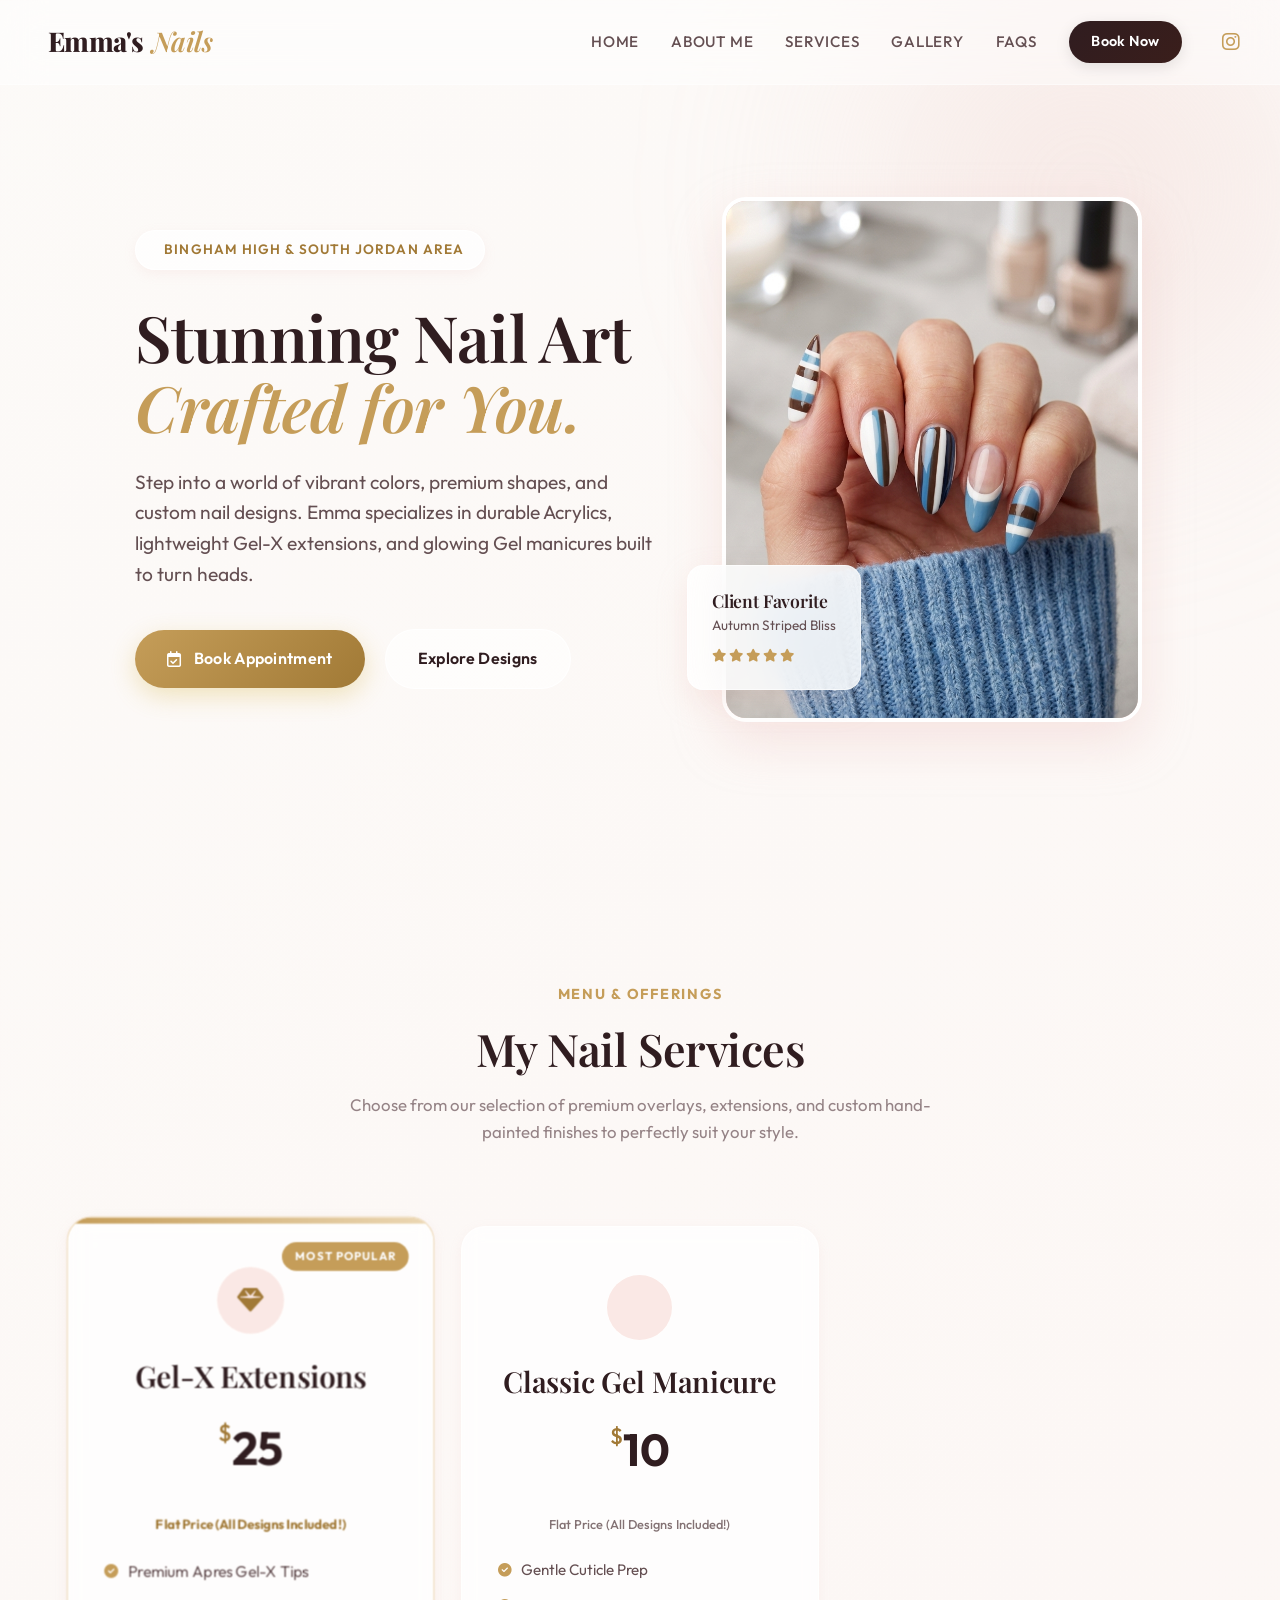
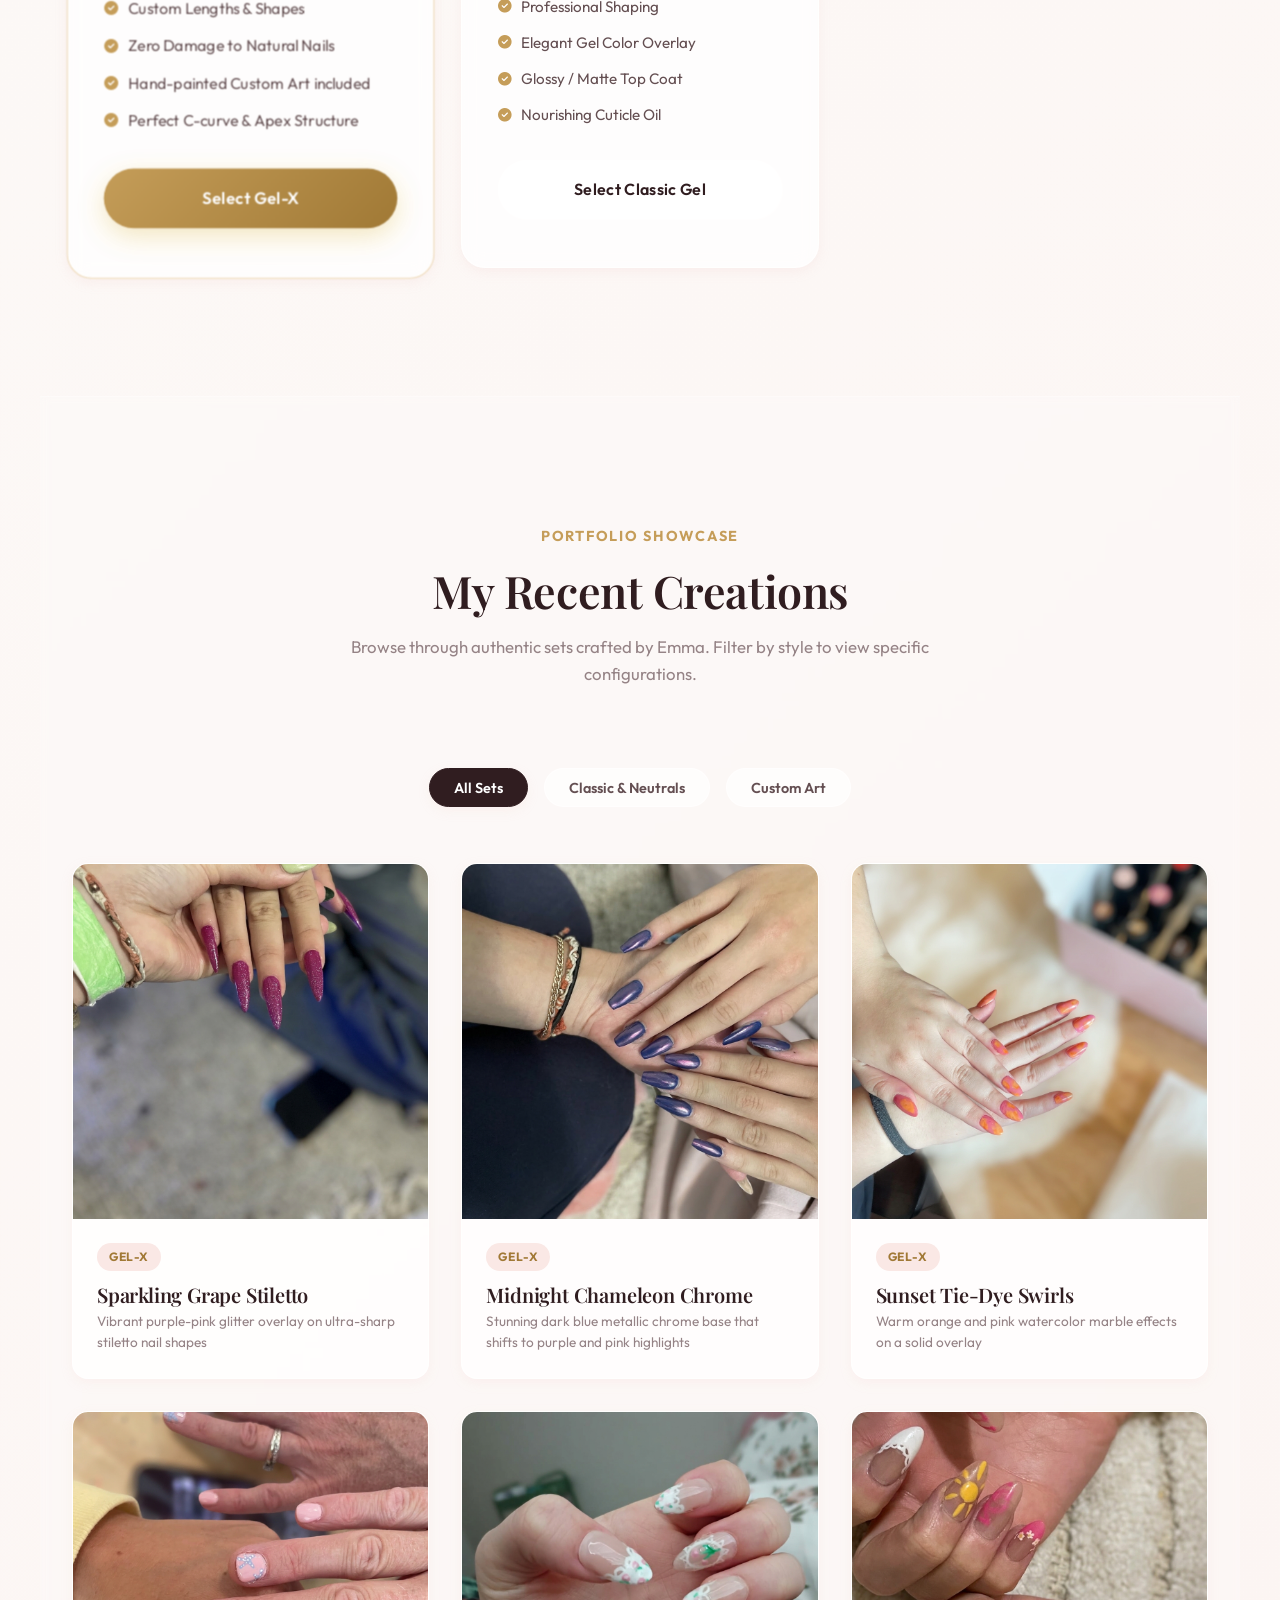
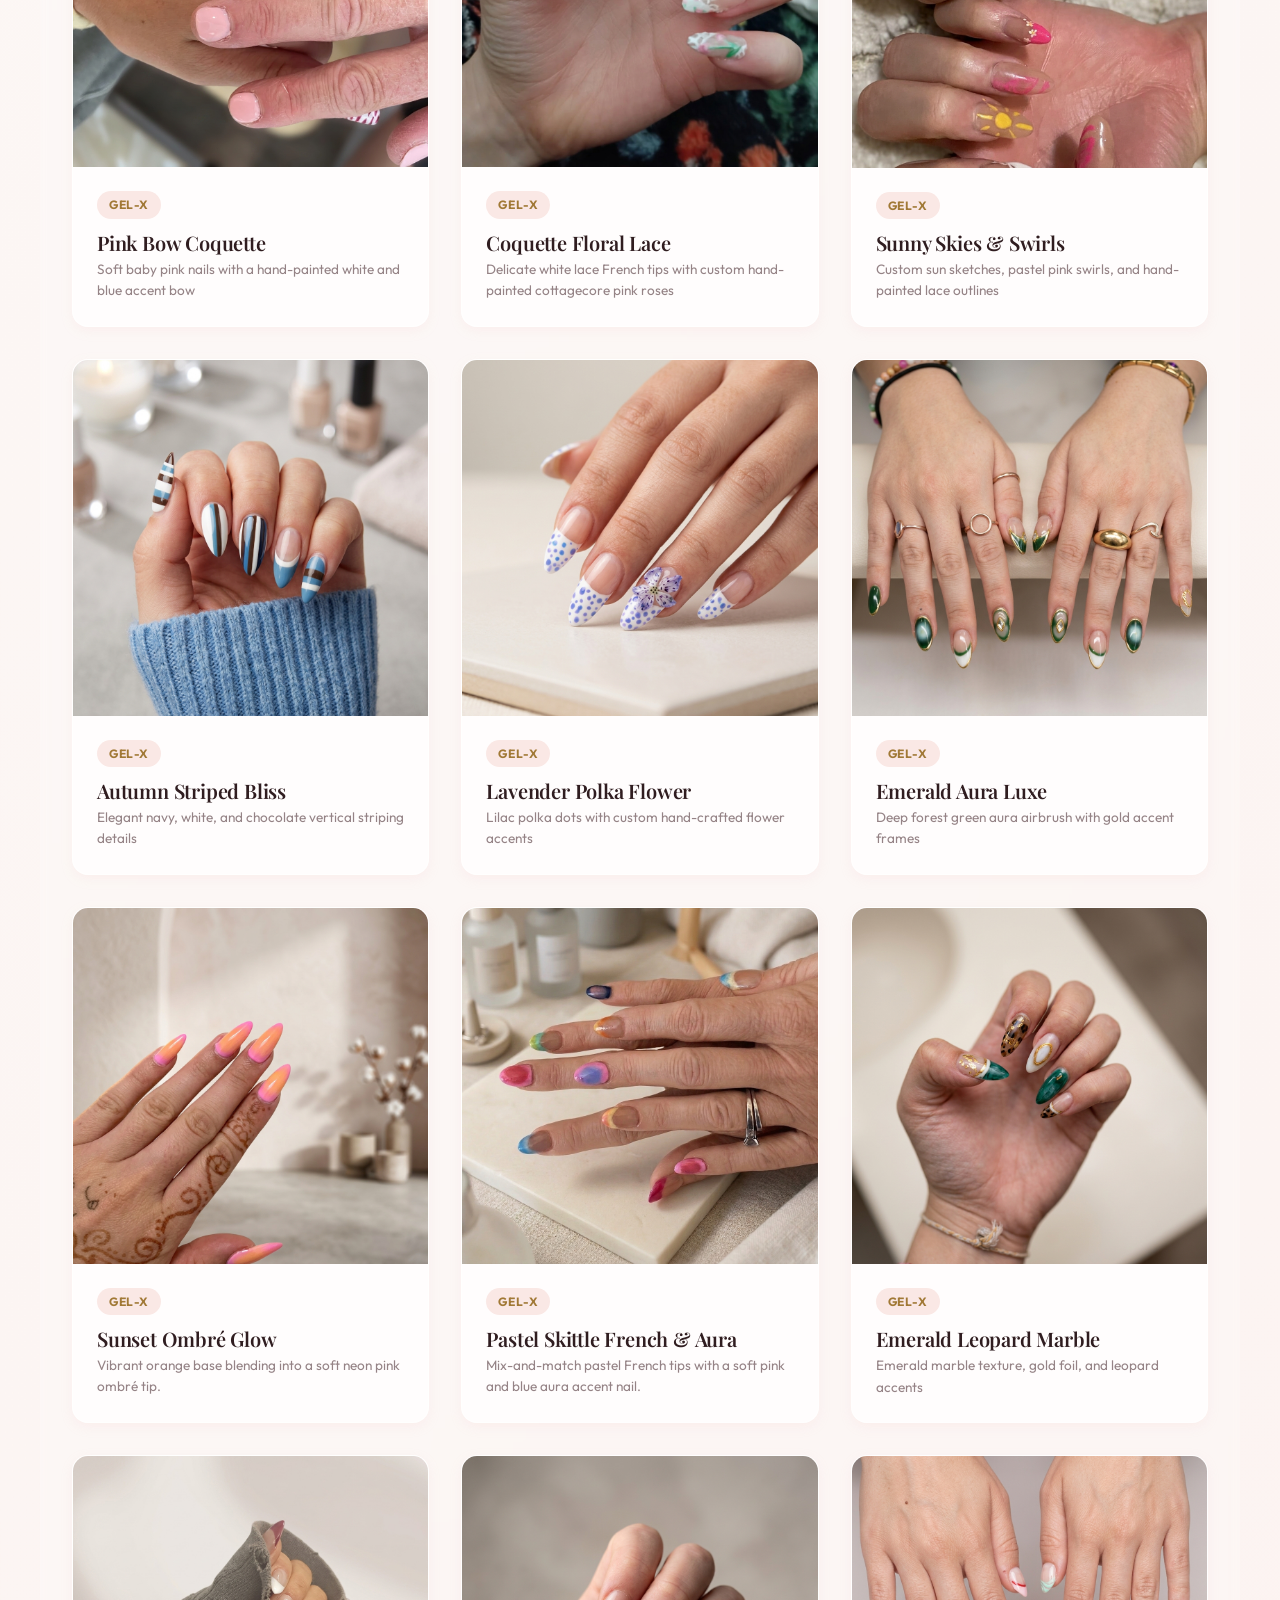
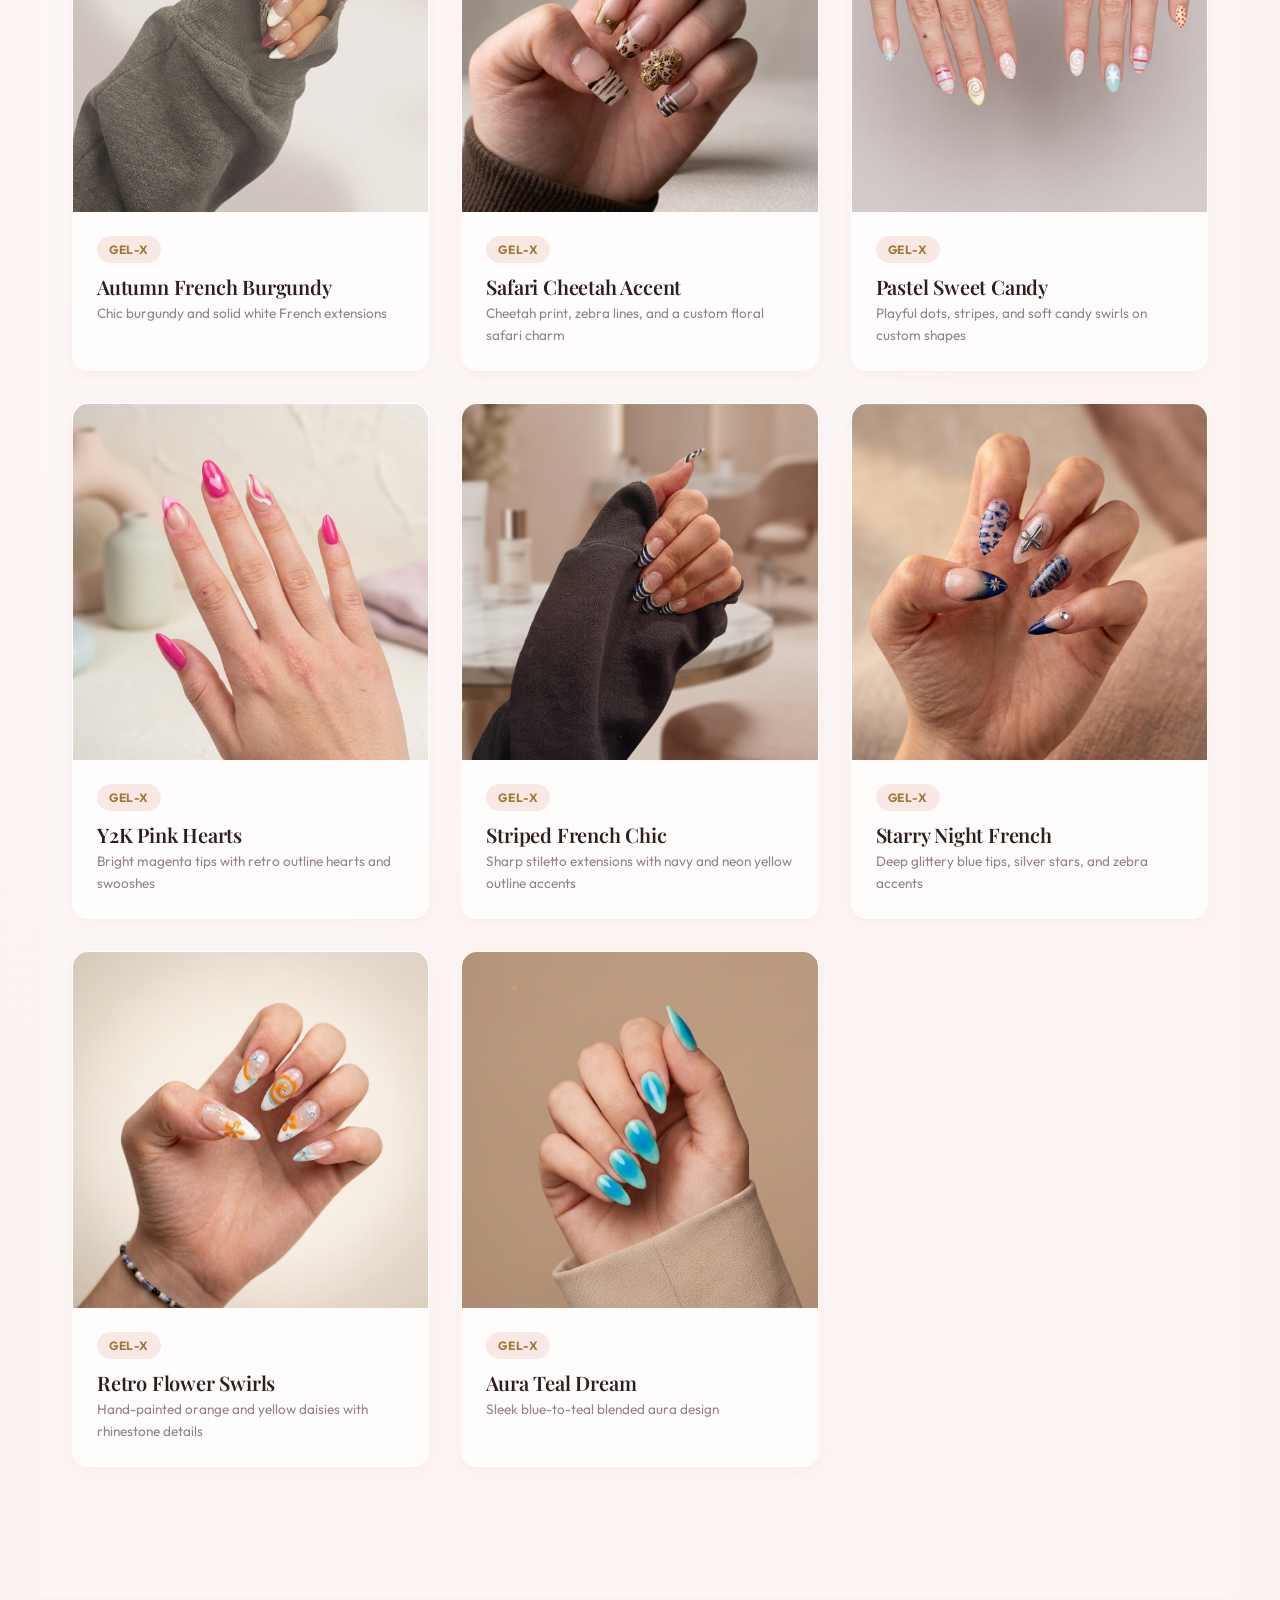
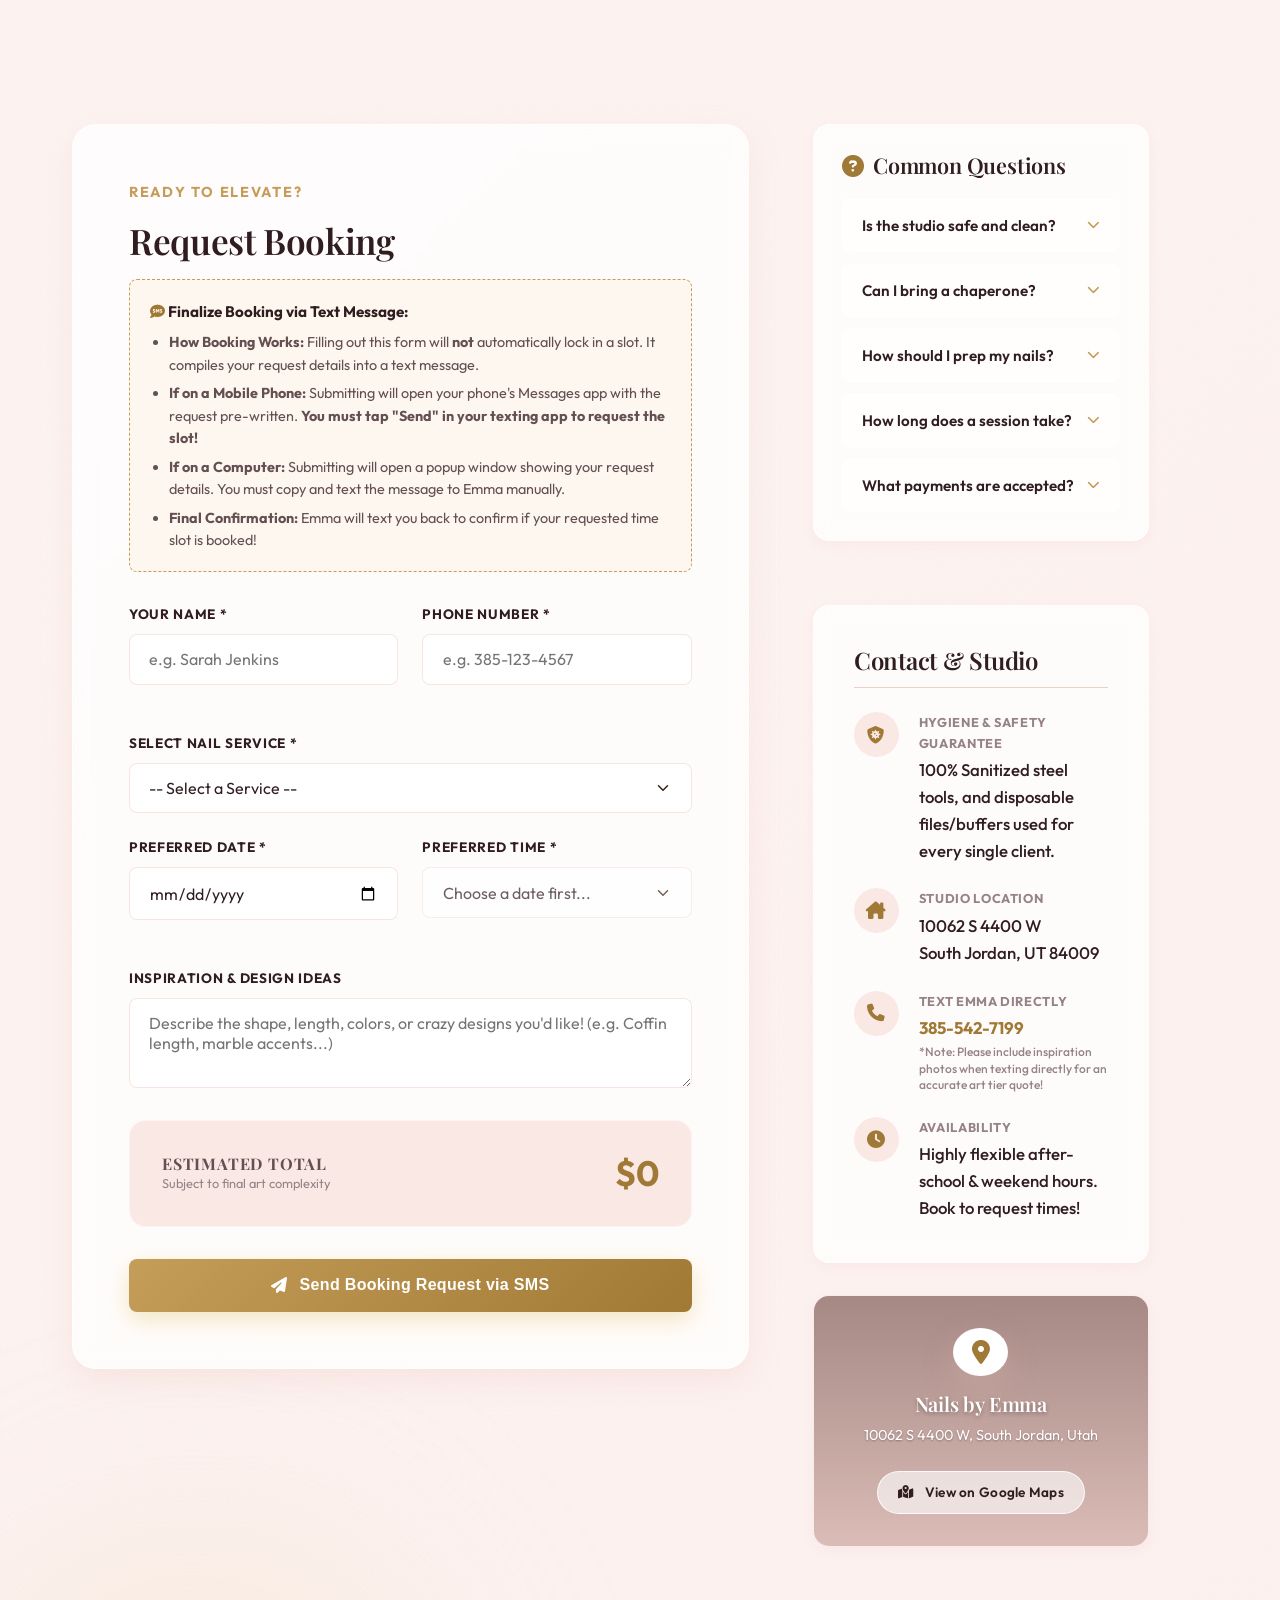
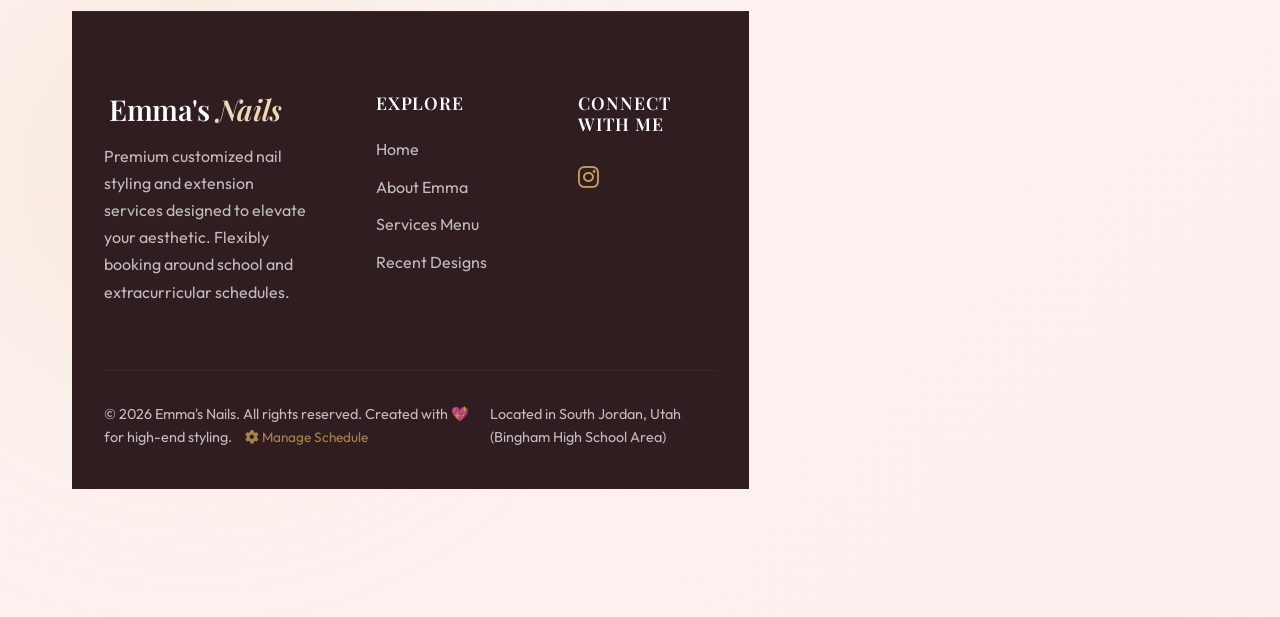
<file: index.html>
<!DOCTYPE html>
<html lang="en">
<head>
  <meta charset="UTF-8">
  <meta name="viewport" content="width=device-width, initial-scale=1.0">
  <meta name="description" content="Welcome to Nails by Emma! Exceptional custom nail designs, Gel-X extensions, durable Acrylics, and sleek Gel manicures by a local artist. Book your custom look today.">
  <meta name="keywords" content="Nail art, Gel-X, Acrylics, Gel manicure, Bingham High School nails, South Jordan nails, Emma nails, custom nails Utah">
  <meta name="author" content="Emma">
  
  <title>Emma's Nails | Premium Custom Nail Art & Services</title>

  <!-- Premium Stylesheets & CDNs -->
  <link rel="stylesheet" href="style.css">
  <link rel="stylesheet" href="https://cdnjs.cloudflare.com/ajax/libs/font-awesome/6.4.0/css/all.min.css">
</head>
<body>

  <!-- --- HEADER & NAVIGATION --- -->
  <header class="header" id="header">
    <div class="header-container">
      <a href="#home" class="logo" id="logo-link">
        <i class="fa-solid fa-sparkles" style="font-size: 1.1rem; color: var(--accent); margin-right: 0.2rem; transform: translateY(-2px);"></i>Emma's <span>Nails</span>
      </a>
      
      <button class="mobile-menu-btn" aria-label="Toggle menu" id="mobile-menu-btn">
        <span></span>
        <span></span>
        <span></span>
      </button>

      <nav class="nav" id="nav-menu">
        <a href="#home" class="nav-link" id="nav-home">Home</a>
        <a href="about.html" class="nav-link" id="nav-about">About Me</a>
        <a href="#services" class="nav-link" id="nav-services">Services</a>
        <a href="#gallery" class="nav-link" id="nav-gallery">Gallery</a>
        <a href="#faq" class="nav-link" id="nav-faq">FAQs</a>
        <a href="#book" class="nav-cta" id="nav-book">Book Now</a>
        <div class="nav-socials" style="display: flex; gap: 0.8rem; margin-left: 0.5rem; align-items: center;">
          <a href="https://www.instagram.com/emmasnailssj" target="_blank" aria-label="Emma's Instagram" style="font-size: 1.25rem; color: var(--accent); transition: var(--transition-fast);"><i class="fa-brands fa-instagram"></i></a>
        </div>
      </nav>
    </div>
  </header>

  <!-- --- HERO SECTION --- -->
  <section class="hero" id="home">
    <div class="hero-container">
      <div class="hero-content">
        <div class="hero-badge">
          <i class="fa-solid fa-sparkles"></i> Bingham High & South Jordan Area
        </div>
        <h1 class="hero-title">
          Stunning Nail Art <span>Crafted for You.</span>
        </h1>
        <p class="hero-desc">
          Step into a world of vibrant colors, premium shapes, and custom nail designs. Emma specializes in durable Acrylics, lightweight Gel-X extensions, and glowing Gel manicures built to turn heads.
        </p>
        <div class="hero-ctas">
          <a href="#book" class="btn btn-primary" id="hero-cta-book">
            <i class="fa-regular fa-calendar-check"></i> Book Appointment
          </a>
          <a href="#gallery" class="btn btn-secondary" id="hero-cta-gallery">
            Explore Designs
          </a>
        </div>
      </div>
      
      <div class="hero-visual">
        <div class="hero-showcase-wrapper">
          <img src="assets/striped-blue-brown.png" alt="Featured Custom Nail Design by Emma" class="hero-img" id="hero-showcase-img" loading="lazy" style="transition: opacity 0.4s ease;">
        </div>
        <div class="hero-overlay-card">
          <h4>Client Favorite</h4>
          <p id="hero-showcase-caption">Autumn Striped Bliss</p>
          <div class="stars">
            <i class="fa-solid fa-star"></i>
            <i class="fa-solid fa-star"></i>
            <i class="fa-solid fa-star"></i>
            <i class="fa-solid fa-star"></i>
            <i class="fa-solid fa-star"></i>
          </div>
        </div>
      </div>
    </div>
  </section>



  <!-- --- SERVICES SECTION --- -->
  <section class="section" id="services">
    <div class="section-header">
      <span class="section-subtitle">Menu & Offerings</span>
      <h2 class="section-title">My Nail Services</h2>
      <p class="section-desc">Choose from our selection of premium overlays, extensions, and custom hand-painted finishes to perfectly suit your style.</p>
    </div>



    <div class="services-grid">
      <!-- Gel-X Card (Popular) -->
      <div class="service-card service-popular" id="card-gel-x">
        <span class="service-popular-badge">Most Popular</span>
        <div class="card-top">
          <div class="service-icon">
            <i class="fa-solid fa-gem"></i>
          </div>
          <h3 class="service-title">Gel-X Extensions</h3>
          <div class="service-price"><span>$</span>25</div>
          <span style="font-size: 0.8rem; font-weight: 700; display: block; margin-top: 0.25rem; color: var(--accent-dark); text-align: center;">Flat Price (All Designs Included!)</span>
          <ul class="service-features" style="margin-top: 1.5rem;">
            <li><i class="fa-solid fa-circle-check"></i> Premium Apres Gel-X Tips</li>
            <li><i class="fa-solid fa-circle-check"></i> Custom Lengths & Shapes</li>
            <li><i class="fa-solid fa-circle-check"></i> Zero Damage to Natural Nails</li>
            <li><i class="fa-solid fa-circle-check"></i> Hand-painted Custom Art included</li>
            <li><i class="fa-solid fa-circle-check"></i> Perfect C-curve & Apex Structure</li>
          </ul>
        </div>
        <a href="#book" class="btn btn-primary" onclick="document.getElementById('service-select').value='gel-x'; document.getElementById('service-select').dispatchEvent(new Event('change'));">Select Gel-X</a>
      </div>

      <!-- Classic Gel Manicure Card -->
      <div class="service-card" id="card-normal-gel">
        <div class="card-top">
          <div class="service-icon">
            <i class="fa-solid fa-sparkles"></i>
          </div>
          <h3 class="service-title">Classic Gel Manicure</h3>
          <div class="service-price"><span>$</span>10</div>
          <span style="font-size: 0.8rem; font-weight: 500; opacity: 0.8; display: block; margin-top: 0.25rem; color: var(--text-medium); text-align: center;">Flat Price (All Designs Included!)</span>
          <ul class="service-features" style="margin-top: 1.5rem;">
            <li><i class="fa-solid fa-circle-check"></i> Gentle Cuticle Prep</li>
            <li><i class="fa-solid fa-circle-check"></i> Professional Shaping</li>
            <li><i class="fa-solid fa-circle-check"></i> Elegant Gel Color Overlay</li>
            <li><i class="fa-solid fa-circle-check"></i> Glossy / Matte Top Coat</li>
            <li><i class="fa-solid fa-circle-check"></i> Nourishing Cuticle Oil</li>
          </ul>
        </div>
        <a href="#book" class="btn btn-secondary" onclick="document.getElementById('service-select').value='normal-gel'; document.getElementById('service-select').dispatchEvent(new Event('change'));">Select Classic Gel</a>
      </div>

    </div>


  </section>

  <!-- --- GALLERY SECTION --- -->
  <section class="section" id="gallery" style="background: rgba(255, 255, 255, 0.2); border-top: 1px solid rgba(255, 255, 255, 0.3); border-bottom: 1px solid rgba(255, 255, 255, 0.3); backdrop-filter: blur(5px);">
    <div class="section-header">
      <span class="section-subtitle">Portfolio Showcase</span>
      <h2 class="section-title">My Recent Creations</h2>
      <p class="section-desc">Browse through authentic sets crafted by Emma. Filter by style to view specific configurations.</p>
    </div>

    <!-- Portfolio Filters -->
    <div class="gallery-filters">
      <button class="filter-btn active" data-filter="all" id="btn-filter-all">All Sets</button>
      <button class="filter-btn" data-filter="classic" id="btn-filter-classic">Classic & Neutrals</button>
      <button class="filter-btn" data-filter="art" id="btn-filter-art">Custom Art</button>
    </div>

    <!-- Gallery Grid -->
    <div class="gallery-grid" id="gallery-grid">
      <!-- Dynamic Gallery Items Injected via JS -->
    </div>
  </section>
  </section>

  <!-- --- REVIEWS SECTION (Commented out until Emma has real reviews) --- -->
  <!--
  <section class="section" id="reviews" style="background: rgba(255, 255, 255, 0.15); border-top: 1px solid rgba(255, 255, 255, 0.2); border-bottom: 1px solid rgba(255, 255, 255, 0.2); backdrop-filter: blur(5px);">
    <div class="section-header">
      <span class="section-subtitle">Client Love</span>
      <h2 class="section-title">Community Reviews</h2>
      <p class="section-desc">Read real reviews from Emma's high school peers and neighborhood clients.</p>
    </div>
    <div id="reviews-container" style="display: grid; grid-template-columns: repeat(auto-fit, minmax(280px, 1fr)); gap: 2rem; max-width: 1000px; margin: 0 auto; padding: 0 1rem;">
    </div>
  </section>
  -->

  <!-- --- BOOKING & CONTACT SECTION --- -->
  <section class="section" id="book">
    <div class="booking-container">
      
      <!-- Interactive Form -->
      <div class="booking-form-wrapper">
        <span class="section-subtitle">Ready to Elevate?</span>
        <h2 class="form-title">Request Booking</h2>
        
        <!-- Clear SMS Workflow Warning Info Box -->
        <div style="background: rgba(212, 175, 55, 0.06); border: 1px dashed var(--accent); border-radius: var(--radius-sm); padding: 1.25rem; margin-bottom: 2rem; font-size: 0.9rem; color: var(--text-medium); line-height: 1.55; text-align: left;">
          <strong style="color: var(--text-dark); display: block; margin-bottom: 0.5rem; font-size: 0.95rem;"><i class="fa-solid fa-comment-sms" style="color: var(--accent-dark);"></i> Finalize Booking via Text Message:</strong>
          <ul style="padding-left: 1.2rem; display: flex; flex-direction: column; gap: 0.4rem; list-style-type: disc; margin: 0;">
            <li><strong>How Booking Works:</strong> Filling out this form will <strong>not</strong> automatically lock in a slot. It compiles your request details into a text message.</li>
            <li><strong>If on a Mobile Phone:</strong> Submitting will open your phone's Messages app with the request pre-written. <strong>You must tap "Send" in your texting app to request the slot!</strong></li>
            <li><strong>If on a Computer:</strong> Submitting will open a popup window showing your request details. You must copy and text the message to Emma manually.</li>
            <li><strong>Final Confirmation:</strong> Emma will text you back to confirm if your requested time slot is booked!</li>
          </ul>
        </div>
        
        <form id="booking-form">
          <div class="form-group-row">
            <div class="form-group">
              <label for="name-input">Your Name *</label>
              <input type="text" id="name-input" class="form-control" placeholder="e.g. Sarah Jenkins" required>
            </div>
            <div class="form-group">
              <label for="phone-input">Phone Number *</label>
              <input type="tel" id="phone-input" class="form-control" placeholder="e.g. 385-123-4567" required>
            </div>
          </div>

          <div class="form-group">
            <label for="service-select">Select Nail Service *</label>
            <select id="service-select" class="form-control" required>
              <option value="" disabled selected>-- Select a Service --</option>
              <option value="gel-x">Gel-X Extensions ($25)</option>
              <option value="normal-gel">Classic Gel Manicure ($10)</option>
            </select>
          </div>

          <div class="form-group-row">
            <div class="form-group">
              <label for="date-input">Preferred Date *</label>
              <input type="date" id="date-input" class="form-control" required>
            </div>
            <div class="form-group">
              <label for="time-select">Preferred Time *</label>
              <select id="time-select" class="form-control" required disabled>
                <option value="" disabled selected>Choose a date first...</option>
              </select>
            </div>
          </div>

          <div class="form-group">
            <label for="notes-input">Inspiration & Design Ideas</label>
            <textarea id="notes-input" rows="3" class="form-control" placeholder="Describe the shape, length, colors, or crazy designs you'd like! (e.g. Coffin length, marble accents...)"></textarea>
          </div>

          <!-- Active Price Estimator box -->
          <div class="price-estimator">
            <div class="estimator-info">
              <h4>Estimated Total</h4>
              <p>Subject to final art complexity</p>
            </div>
            <div class="estimator-total" id="estimated-total">$0</div>
          </div>

          <!-- Direct call warning CTA -->
          <div id="desktop-direct-link" style="margin-bottom: 1.5rem; font-size: 0.9rem; text-align: center; color: var(--text-medium); line-height: 1.4;">
            Prefer to text directly? <a href="tel:3855427199" style="font-weight: 700; color: var(--accent-dark); text-decoration: underline;"><i class="fa-solid fa-phone-volume"></i> Tap here to Text Emma</a><br>
            <span style="font-size: 0.8rem; opacity: 0.85;">(Be sure to attach a photo of the design you want so she can quote your art tier!)</span>
          </div>

          <button type="submit" class="btn btn-primary" style="width: 100%; border-radius: var(--radius-sm); padding: 1.1rem;" id="btn-submit-booking">
            <i class="fa-solid fa-paper-plane"></i> Send Booking Request via SMS
          </button>
        </form>
      </div>

      <!-- Contact Info & Map Card -->
      <div class="contact-info-wrapper">
        
        <!-- FAQs Sidebar Widget -->
        <div class="faq-sidebar-widget" style="margin-bottom: 2rem; background: var(--card-bg); border: 1px solid var(--card-border); border-radius: var(--radius-md); padding: 1.75rem; box-shadow: var(--shadow-sm); backdrop-filter: blur(10px);">
          <h3 style="font-size: 1.35rem; color: var(--text-dark); margin-bottom: 1.25rem; font-family: 'Playfair Display', serif;"><i class="fa-solid fa-circle-question" style="color: var(--accent-dark); margin-right: 0.3rem;"></i> Common Questions</h3>
          
          <div class="faq-accordion" style="display: flex; flex-direction: column; gap: 0.75rem;">
            <!-- FAQ 1 -->
            <div class="faq-item" style="background: rgba(255, 255, 255, 0.45); border: 1px solid var(--card-border); border-radius: var(--radius-sm); overflow: hidden; transition: var(--transition-fast);">
              <button class="faq-trigger" style="width: 100%; display: flex; justify-content: space-between; align-items: center; padding: 1rem 1.2rem; background: none; border: none; text-align: left; font-size: 0.95rem; font-weight: 600; color: var(--text-dark); cursor: pointer; font-family: 'Outfit', sans-serif;">
                <span>Is the studio safe and clean?</span>
                <i class="fa-solid fa-chevron-down" style="font-size: 0.8rem; color: var(--accent); transition: transform 0.3s ease;"></i>
              </button>
              <div class="faq-content" style="max-height: 0; overflow: hidden; transition: max-height 0.3s ease-out; background: rgba(255, 255, 255, 0.35);">
                <p style="padding: 1rem 1.2rem; color: var(--text-medium); font-size: 0.85rem; line-height: 1.5; margin: 0;">
                  Yes, absolutely! Everything is held to the highest sanitation standards. All metal implements are clean-sanitized, and buffers, nail files, and cuticle sticks are single-use disposable. Emma works from a dedicated, clean, smoke-free workspace.
                </p>
              </div>
            </div>

            <!-- FAQ 2 -->
            <div class="faq-item" style="background: rgba(255, 255, 255, 0.45); border: 1px solid var(--card-border); border-radius: var(--radius-sm); overflow: hidden; transition: var(--transition-fast);">
              <button class="faq-trigger" style="width: 100%; display: flex; justify-content: space-between; align-items: center; padding: 1rem 1.2rem; background: none; border: none; text-align: left; font-size: 0.95rem; font-weight: 600; color: var(--text-dark); cursor: pointer; font-family: 'Outfit', sans-serif;">
                <span>Can I bring a chaperone?</span>
                <i class="fa-solid fa-chevron-down" style="font-size: 0.8rem; color: var(--accent); transition: transform 0.3s ease;"></i>
              </button>
              <div class="faq-content" style="max-height: 0; overflow: hidden; transition: max-height 0.3s ease-out; background: rgba(255, 255, 255, 0.35);">
                <p style="padding: 1rem 1.2rem; color: var(--text-medium); font-size: 0.85rem; line-height: 1.5; margin: 0;">
                  Parents are always welcome to chaperone! Since it's a cozy home studio, we ask that you bring no more than one guest with you to ensure there is comfortable seating space.
                </p>
              </div>
            </div>

            <!-- FAQ 3 -->
            <div class="faq-item" style="background: rgba(255, 255, 255, 0.45); border: 1px solid var(--card-border); border-radius: var(--radius-sm); overflow: hidden; transition: var(--transition-fast);">
              <button class="faq-trigger" style="width: 100%; display: flex; justify-content: space-between; align-items: center; padding: 1rem 1.2rem; background: none; border: none; text-align: left; font-size: 0.95rem; font-weight: 600; color: var(--text-dark); cursor: pointer; font-family: 'Outfit', sans-serif;">
                <span>How should I prep my nails?</span>
                <i class="fa-solid fa-chevron-down" style="font-size: 0.8rem; color: var(--accent); transition: transform 0.3s ease;"></i>
              </button>
              <div class="faq-content" style="max-height: 0; overflow: hidden; transition: max-height 0.3s ease-out; background: rgba(255, 255, 255, 0.35);">
                <p style="padding: 1rem 1.2rem; color: var(--text-medium); font-size: 0.85rem; line-height: 1.5; margin: 0;">
                  Please arrive with bare, clean nails! If you have old gel, acrylic, or Gel-X that needs removal, please let Emma know in your booking notes so she can block out an extra 20 minutes for safe removal (+$5 fee).
                </p>
              </div>
            </div>

            <!-- FAQ 4 -->
            <div class="faq-item" style="background: rgba(255, 255, 255, 0.45); border: 1px solid var(--card-border); border-radius: var(--radius-sm); overflow: hidden; transition: var(--transition-fast);">
              <button class="faq-trigger" style="width: 100%; display: flex; justify-content: space-between; align-items: center; padding: 1rem 1.2rem; background: none; border: none; text-align: left; font-size: 0.95rem; font-weight: 600; color: var(--text-dark); cursor: pointer; font-family: 'Outfit', sans-serif;">
                <span>How long does a session take?</span>
                <i class="fa-solid fa-chevron-down" style="font-size: 0.8rem; color: var(--accent); transition: transform 0.3s ease;"></i>
              </button>
              <div class="faq-content" style="max-height: 0; overflow: hidden; transition: max-height 0.3s ease-out; background: rgba(255, 255, 255, 0.35);">
                <p style="padding: 1rem 1.2rem; color: var(--text-medium); font-size: 0.85rem; line-height: 1.5; margin: 0;">
                  • <strong>Solid Color Set:</strong> ~20 to 30 mins<br>
                  • <strong>Level 1 Art Set:</strong> ~30 to 40 mins<br>
                  • <strong>Level 2 Art Set:</strong> ~40 to 50 mins<br>
                  • <strong>Level 3 Art Set:</strong> ~50 to 65 mins
                </p>
              </div>
            </div>

            <!-- FAQ 5 -->
            <div class="faq-item" style="background: rgba(255, 255, 255, 0.45); border: 1px solid var(--card-border); border-radius: var(--radius-sm); overflow: hidden; transition: var(--transition-fast);">
              <button class="faq-trigger" style="width: 100%; display: flex; justify-content: space-between; align-items: center; padding: 1rem 1.2rem; background: none; border: none; text-align: left; font-size: 0.95rem; font-weight: 600; color: var(--text-dark); cursor: pointer; font-family: 'Outfit', sans-serif;">
                <span>What payments are accepted?</span>
                <i class="fa-solid fa-chevron-down" style="font-size: 0.8rem; color: var(--accent); transition: transform 0.3s ease;"></i>
              </button>
              <div class="faq-content" style="max-height: 0; overflow: hidden; transition: max-height 0.3s ease-out; background: rgba(255, 255, 255, 0.35);">
                <p style="padding: 1rem 1.2rem; color: var(--text-medium); font-size: 0.85rem; line-height: 1.5; margin: 0;">
                  Emma accepts Venmo and cash payments at the end of your appointment.
                </p>
              </div>
            </div>
          </div>
        </div>

        <div class="contact-card">
          <h3 class="contact-card-title">Contact & Studio</h3>
          <ul class="contact-list">
            
            <li class="contact-item">
              <div class="contact-icon">
                <i class="fa-solid fa-shield-virus"></i>
              </div>
              <div class="contact-details">
                <h5>Hygiene & Safety Guarantee</h5>
                <p>100% Sanitized steel tools, and disposable files/buffers used for every single client.</p>
              </div>
            </li>

            <li class="contact-item">
              <div class="contact-icon">
                <i class="fa-solid fa-house-chimney"></i>
              </div>
              <div class="contact-details">
                <h5>Studio Location</h5>
                <p>10062 S 4400 W<br>South Jordan, UT 84009</p>
              </div>
            </li>

            <li class="contact-item">
              <div class="contact-icon">
                <i class="fa-solid fa-phone"></i>
              </div>
              <div class="contact-details">
                <h5>Text Emma Directly</h5>
                <a href="tel:3855427199" style="font-weight: 700; color: var(--accent-dark);">385-542-7199</a>
                <p style="font-size: 0.75rem; color: var(--text-light); margin-top: 0.15rem; line-height: 1.35; margin-bottom: 0;">*Note: Please include inspiration photos when texting directly for an accurate art tier quote!</p>
              </div>
            </li>

            <li class="contact-item">
              <div class="contact-icon">
                <i class="fa-solid fa-clock"></i>
              </div>
              <div class="contact-details">
                <h5>Availability</h5>
                <p>Highly flexible after-school & weekend hours. Book to request times!</p>
              </div>
            </li>

          </ul>
        </div>

        <!-- Simulated Maps Widget -->
        <div class="location-map-mock">
          <!-- Elegant vector styled map mock -->
          <div class="map-overlay">
            <div class="map-pin">
              <i class="fa-solid fa-location-dot"></i>
            </div>
            <h4>Nails by Emma</h4>
            <p>10062 S 4400 W, South Jordan, Utah</p>
            <a href="https://maps.google.com/?q=10062+S+4400+W,+South+Jordan,+UT" target="_blank" class="btn btn-secondary" style="font-size: 0.85rem; padding: 0.6rem 1.25rem;" id="btn-view-maps">
              <i class="fa-solid fa-map-location-dot"></i> View on Google Maps
            </a>
          </div>
        </div>
      </div>

  <!-- --- FOOTER --- -->
  <footer class="footer">
    <div class="footer-container">
      <div class="footer-brand">
        <h3><i class="fa-solid fa-sparkles" style="font-size: 1.1rem; color: var(--accent); margin-right: 0.3rem;"></i>Emma's <span>Nails</span></h3>
        <p>Premium customized nail styling and extension services designed to elevate your aesthetic. Flexibly booking around school and extracurricular schedules.</p>
      </div>
      
      <div class="footer-links">
        <h4>Explore</h4>
        <ul>
          <li><a href="#home">Home</a></li>
          <li><a href="about.html">About Emma</a></li>
          <li><a href="#services">Services Menu</a></li>
          <li><a href="#gallery">Recent Designs</a></li>
        </ul>
      </div>

      <div class="footer-links">
        <h4>Connect With Me</h4>
        <ul style="display: flex; gap: 1rem; font-size: 1.5rem; margin-top: 0.5rem; list-style: none;">
          <li><a href="https://www.instagram.com/emmasnailssj" target="_blank" aria-label="Emma's Instagram" style="color: var(--accent); transition: var(--transition-fast);"><i class="fa-brands fa-instagram"></i></a></li>
        </ul>
      </div>
    </div>
    
    <div class="footer-bottom">
      <p>&copy; 2026 Emma's Nails. All rights reserved. Created with 💖 for high-end styling. <a href="#admin" id="admin-toggle-btn" style="margin-left: 10px; color: var(--accent); opacity: 0.8; font-size: 0.85rem;"><i class="fa-solid fa-gear"></i> Manage Schedule</a></p>
      <p>Located in South Jordan, Utah (Bingham High School Area)</p>
    </div>
  </footer>

  <!-- --- SECRET ADMIN SCHEDULER MODAL --- -->
  <div class="admin-modal" id="admin-modal" style="position: fixed; inset: 0; background: rgba(58, 30, 27, 0.6); backdrop-filter: blur(8px); display: flex; align-items: center; justify-content: center; z-index: 2000; opacity: 0; visibility: hidden; transition: all 0.3s ease;">
    <div class="admin-modal-content" style="background: var(--bg-light); border: 1px solid var(--card-border); border-radius: var(--radius-lg); padding: 2.5rem; width: 90%; max-width: 500px; box-shadow: var(--shadow-lg); position: relative;">
      <button id="admin-close-btn" style="position: absolute; top: 1.5rem; right: 1.5rem; background: none; border: none; font-size: 1.25rem; color: var(--text-medium); cursor: pointer;"><i class="fa-solid fa-xmark"></i></button>
      
      <!-- Passcode Form -->
      <div id="admin-login-view">
        <h3 style="font-size: 1.6rem; color: var(--text-dark); margin-bottom: 1rem; font-family: 'Playfair Display', serif;"><i class="fa-solid fa-lock"></i> Emma's Settings</h3>
        <p style="color: var(--text-medium); font-size: 0.95rem; margin-bottom: 1.5rem;">Enter your passcode to manage availability, block days off, or change your schedule.</p>
        <div class="form-group" style="margin-bottom: 1.5rem;">
          <input type="password" id="admin-passcode" class="form-control" placeholder="Passcode (Default: emma123)">
        </div>
        <button id="admin-login-btn" class="btn btn-primary" style="width: 100%; border-radius: var(--radius-sm);">Unlock Settings</button>
      </div>

      <!-- Schedule Manager Panel (Initially Hidden) -->
      <div id="admin-dashboard-view" style="display: none; max-height: 85vh; overflow-y: auto; padding-right: 0.5rem;">
        <h3 style="font-size: 1.6rem; color: var(--text-dark); margin-bottom: 0.25rem; font-family: 'Playfair Display', serif;"><i class="fa-solid fa-calendar-check"></i> Manage Schedule</h3>
        <p style="color: var(--text-medium); font-size: 0.85rem; margin-bottom: 1.25rem;">Select one or more dates in the next 30 days below to update her schedule in batches.</p>
        
        <!-- Interactive Date Grid -->
        <h4 style="font-size: 1.05rem; color: var(--text-dark); margin-bottom: 0.5rem; font-family: 'Playfair Display', serif;">Select Dates to Modify</h4>
        <div id="admin-date-grid" style="display: grid; grid-template-columns: repeat(3, 1fr); gap: 0.5rem; max-height: 230px; overflow-y: auto; background: rgba(255, 255, 255, 0.45); border: 1px solid var(--card-border); border-radius: var(--radius-sm); padding: 0.6rem; margin-bottom: 1.5rem;">
          <!-- JavaScript Populated Grid -->
        </div>

        <div style="display: flex; gap: 0.5rem; justify-content: flex-end; margin-top: -1.25rem; margin-bottom: 1.25rem;">
          <button id="admin-select-all-btn" style="background: none; border: none; font-size: 0.75rem; font-weight: 700; color: var(--accent-dark); cursor: pointer;">Select All</button>
          <span style="font-size: 0.75rem; color: var(--text-light);">|</span>
          <button id="admin-clear-select-btn" style="background: none; border: none; font-size: 0.75rem; font-weight: 700; color: var(--text-light); cursor: pointer;">Clear Selection</button>
        </div>

        <!-- Batch Actions Form -->
        <h4 style="font-size: 1.05rem; color: var(--text-dark); margin-bottom: 0.75rem; border-top: 1px solid var(--primary-medium); padding-top: 1rem; font-family: 'Playfair Display', serif;">Apply Actions to Selected Dates</h4>
        
        <!-- Hours Input Row -->
        <div style="display: flex; gap: 0.8rem; margin-bottom: 1rem;">
          <div style="flex: 1; display: flex; flex-direction: column;">
            <label style="font-size: 0.75rem; font-weight: 700; margin-bottom: 0.25rem; text-transform: uppercase; color: var(--text-medium);">Start Time</label>
            <input type="time" id="batch-start-time" class="form-control" style="padding: 0.5rem 0.8rem;">
          </div>
          <div style="flex: 1; display: flex; flex-direction: column;">
            <label style="font-size: 0.75rem; font-weight: 700; margin-bottom: 0.25rem; text-transform: uppercase; color: var(--text-medium);">End Time</label>
            <input type="time" id="batch-end-time" class="form-control" style="padding: 0.5rem 0.8rem;">
          </div>
        </div>

        <!-- Buttons Row -->
        <div style="display: flex; flex-direction: column; gap: 0.6rem; margin-bottom: 1.75rem;">
          <button id="batch-apply-hours-btn" class="btn btn-primary" style="width: 100%; border-radius: var(--radius-sm); padding: 0.75rem; font-size: 0.95rem;">
            <i class="fa-solid fa-clock"></i> Apply Custom Hours
          </button>
          
          <div style="display: flex; gap: 0.6rem;">
            <button id="batch-block-btn" class="btn btn-secondary" style="flex: 1; border-radius: var(--radius-sm); border: 1px solid #e74c3c; color: #e74c3c; padding: 0.75rem; font-size: 0.9rem; background: rgba(231, 76, 60, 0.05);">
              <i class="fa-solid fa-ban"></i> Mark Not Available
            </button>
            <button id="batch-reset-btn" class="btn btn-secondary" style="flex: 1; border-radius: var(--radius-sm); padding: 0.75rem; font-size: 0.9rem; border: 1px solid var(--text-light);">
              <i class="fa-solid fa-rotate-left"></i> Reset to Default
            </button>
          </div>
        </div>

        <button id="admin-save-btn" class="btn btn-primary" style="width: 100%; border-radius: var(--radius-sm); padding: 1rem;">Save Schedule Changes</button>

        <!-- Review Generator Form -->
        <h4 style="font-size: 1.05rem; color: var(--text-dark); margin-top: 2rem; margin-bottom: 0.75rem; border-top: 1px solid var(--primary-medium); padding-top: 1rem; font-family: 'Playfair Display', serif;"><i class="fa-solid fa-pen-to-square"></i> Review Code Generator</h4>
        <p style="color: var(--text-medium); font-size: 0.8rem; margin-bottom: 1rem;">Paste reviews Emma receives from text messages here to generate a code snippet she can add to her website database.</p>
        
        <div class="form-group" style="margin-bottom: 0.8rem;">
          <label style="font-size: 0.75rem; font-weight: 700; text-transform: uppercase; color: var(--text-medium); text-align: left; display: block; margin-bottom: 0.25rem;">Client Name</label>
          <input type="text" id="review-client-name" class="form-control" style="padding: 0.5rem;" placeholder="e.g. Sarah Jenkins">
        </div>
        
        <div class="form-group" style="margin-bottom: 0.8rem;">
          <label style="font-size: 0.75rem; font-weight: 700; text-transform: uppercase; color: var(--text-medium); text-align: left; display: block; margin-bottom: 0.25rem;">Rating</label>
          <select id="review-stars" class="form-control" style="padding: 0.5rem;">
            <option value="5" selected>5 Stars ⭐⭐⭐⭐⭐</option>
            <option value="4">4 Stars ⭐⭐⭐⭐</option>
            <option value="3">3 Stars ⭐⭐⭐</option>
          </select>
        </div>

        <div class="form-group" style="margin-bottom: 1rem;">
          <label style="font-size: 0.75rem; font-weight: 700; text-transform: uppercase; color: var(--text-medium); text-align: left; display: block; margin-bottom: 0.25rem;">Review Text</label>
          <textarea id="review-content" class="form-control" rows="2" style="padding: 0.5rem;" placeholder="e.g. Emma did an amazing job on my French tips!"></textarea>
        </div>

        <button id="generate-review-btn" class="btn btn-secondary" style="width: 100%; border-radius: var(--radius-sm); padding: 0.75rem; font-size: 0.9rem; margin-bottom: 1rem; border: 1px solid var(--accent-dark); color: var(--accent-dark); background: transparent;">
          Generate Review Code
        </button>

        <div id="review-output-wrapper" style="display: none; margin-bottom: 1.5rem; text-align: left;">
          <label style="font-size: 0.75rem; font-weight: 700; text-transform: uppercase; color: var(--text-medium); display: block; margin-bottom: 0.25rem;">Copy this code:</label>
          <textarea id="review-code-output" class="form-control" rows="2" style="font-family: monospace; font-size: 0.75rem; padding: 0.5rem; background: #eee; width: 100%;" readonly></textarea>
          <button id="copy-review-code-btn" class="btn btn-primary" style="width: 100%; border-radius: var(--radius-sm); padding: 0.6rem; font-size: 0.85rem; margin-top: 0.5rem;">
            <i class="fa-solid fa-copy"></i> Copy Code
          </button>
        </div>
      </div>
    </div>
  </div>

  <!-- --- DESKTOP FALLBACK MODAL --- -->
  <div class="admin-modal" id="desktop-modal" style="position: fixed; inset: 0; background: rgba(58, 30, 27, 0.6); backdrop-filter: blur(8px); display: flex; align-items: center; justify-content: center; z-index: 2000; opacity: 0; visibility: hidden; transition: all 0.3s ease;">
    <div class="admin-modal-content" style="background: var(--bg-light); border: 1px solid var(--card-border); border-radius: var(--radius-lg); padding: 2.5rem; width: 90%; max-width: 500px; box-shadow: var(--shadow-lg); position: relative; text-align: left;">
      <button id="desktop-close-btn" style="position: absolute; top: 1.5rem; right: 1.5rem; background: none; border: none; font-size: 1.25rem; color: var(--text-medium); cursor: pointer;"><i class="fa-solid fa-xmark"></i></button>
      
      <h3 style="font-size: 1.6rem; color: var(--text-dark); margin-bottom: 1rem; font-family: 'Playfair Display', serif;"><i class="fa-solid fa-mobile-screen"></i> Text Your Request</h3>
      <p style="color: var(--text-medium); font-size: 0.95rem; margin-bottom: 1.5rem;">Since you are on a computer, please text your booking details to Emma at <strong style="color: var(--accent-dark);">385-542-7199</strong>. Copy the prefilled text below:</p>
      
      <div class="form-group" style="margin-bottom: 1.5rem;">
        <textarea id="desktop-sms-text" class="form-control" rows="8" style="width: 100%; font-size: 0.9rem; padding: 0.75rem; background: rgba(255,255,255,0.5);" readonly></textarea>
      </div>
      
      <button id="desktop-copy-btn" class="btn btn-primary" style="width: 100%; border-radius: var(--radius-sm);"><i class="fa-solid fa-copy"></i> Copy Message Text</button>
    </div>
  </div>

  <!-- --- TOAST ALERTS DIALOG --- -->
  <div class="toast-notification">
    <i class="fa-solid fa-circle-check"></i> Request compiled! Launching SMS...
  </div>

  <!-- --- FLOATING FAST BOOK BUTTON --- -->
  <a href="#book" class="floating-book-btn" aria-label="Book appointment now" id="floating-book-btn">
    <i class="fa-solid fa-calendar-days"></i>
  </a>

  <!-- Main JavaScript File -->
  <script src="app.js"></script>
</body>
</html>
</file>
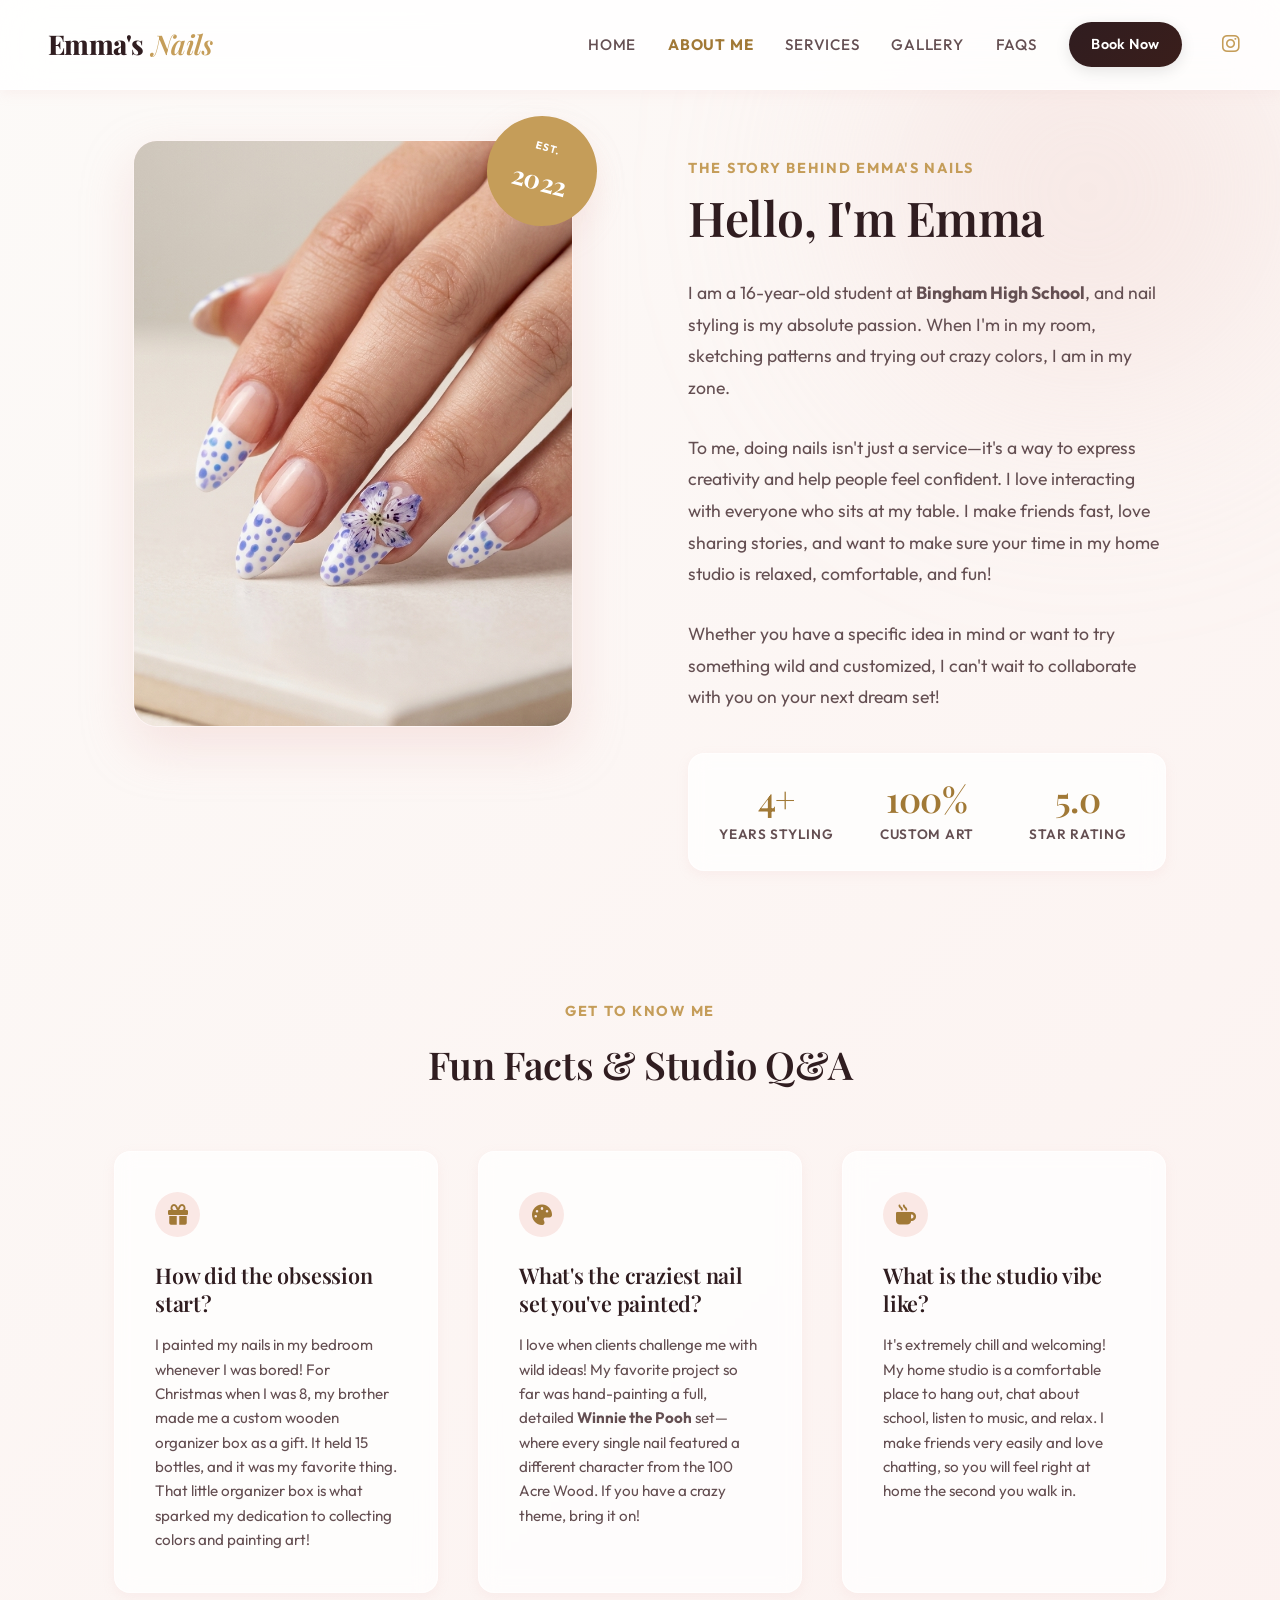
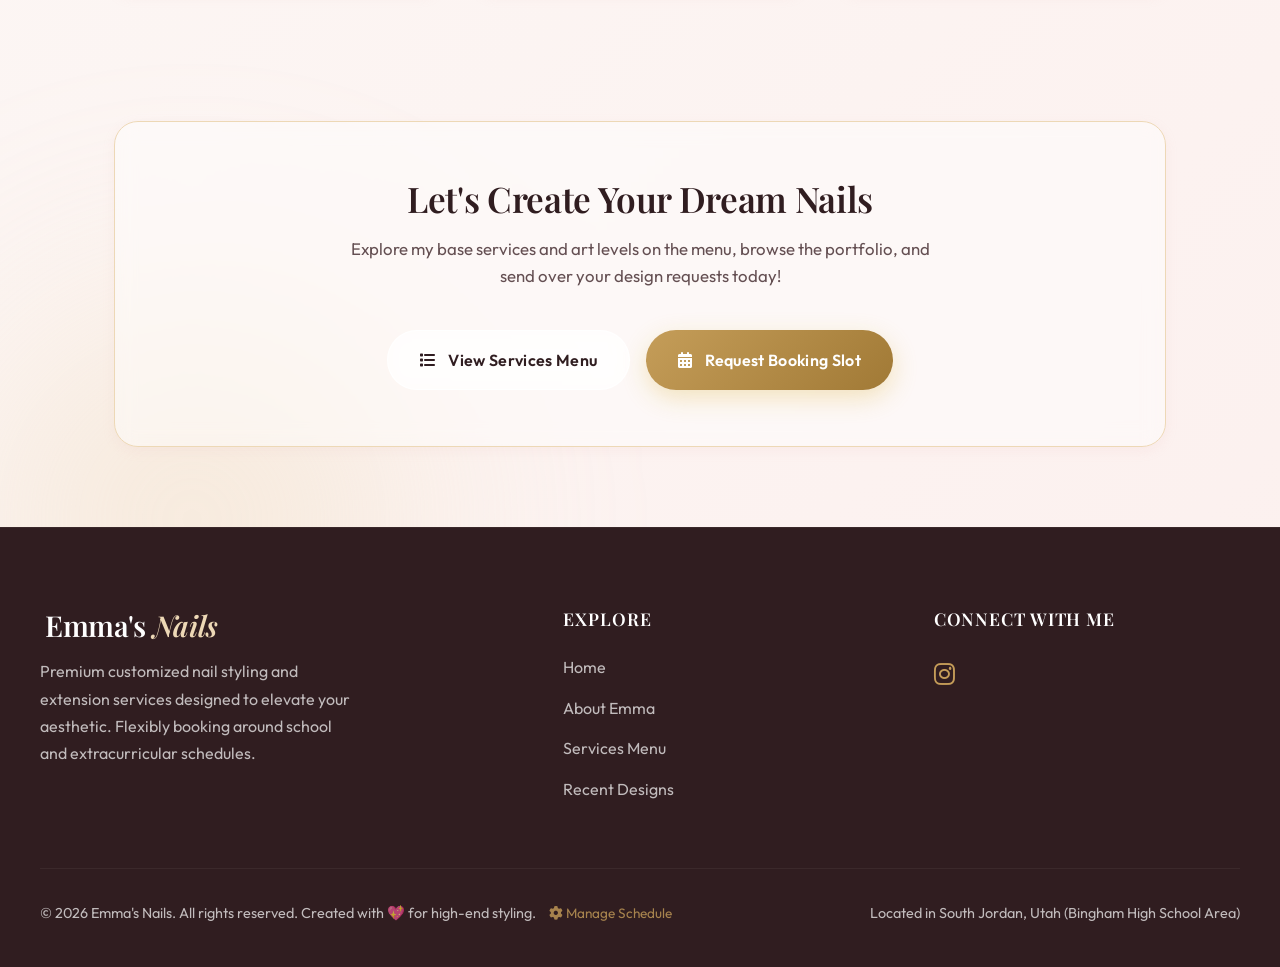
<file: about.html>
<!DOCTYPE html>
<html lang="en">
<head>
  <meta charset="UTF-8">
  <meta name="viewport" content="width=device-width, initial-scale=1.0">
  <meta name="description" content="Meet Emma, the 16-year-old artist behind Emma's Nails in South Jordan, Utah. Discover her story, her creative passion, and what makes her home studio so welcoming.">
  <meta name="keywords" content="Emma's Nails, South Jordan Utah, nail artist story, custom nail art, Gel-X extensions">
  <meta name="author" content="Emma">
  
  <title>About Emma | Emma's Nails</title>

  <!-- Premium Stylesheets & CDNs -->
  <link rel="stylesheet" href="style.css">
  <link rel="stylesheet" href="https://cdnjs.cloudflare.com/ajax/libs/font-awesome/6.4.0/css/all.min.css">
</head>
<body style="line-height: 1.8;">

  <!-- --- HEADER & NAVIGATION --- -->
  <header class="header" id="header" style="background: rgba(255, 255, 255, 0.85); box-shadow: var(--shadow-sm);">
    <div class="header-container">
      <a href="index.html" class="logo" id="logo-link">
        <i class="fa-solid fa-sparkles" style="font-size: 1.1rem; color: var(--accent); margin-right: 0.2rem; transform: translateY(-2px);"></i>Emma's <span>Nails</span>
      </a>
      
      <button class="mobile-menu-btn" aria-label="Toggle menu" id="mobile-menu-btn">
        <span></span>
        <span></span>
        <span></span>
      </button>

      <nav class="nav" id="nav-menu">
        <a href="index.html#home" class="nav-link" id="nav-home">Home</a>
        <a href="about.html" class="nav-link active" id="nav-about" style="color: var(--accent-dark); font-weight: 700;">About Me</a>
        <a href="index.html#services" class="nav-link" id="nav-services">Services</a>
        <a href="index.html#gallery" class="nav-link" id="nav-gallery">Gallery</a>
        <a href="index.html#faq" class="nav-link" id="nav-faq">FAQs</a>
        <a href="index.html#book" class="nav-cta" id="nav-book">Book Now</a>
        <div class="nav-socials" style="display: flex; gap: 0.8rem; margin-left: 0.5rem; align-items: center;">
          <a href="https://www.instagram.com/emmasnailssj" target="_blank" aria-label="Emma's Instagram" style="font-size: 1.25rem; color: var(--accent); transition: var(--transition-fast);"><i class="fa-brands fa-instagram"></i></a>
        </div>
      </nav>
    </div>
  </header>

  <!-- --- MAIN CONTENT --- -->
  <main style="padding-top: 140px; padding-bottom: 5rem; max-width: 1100px; margin: 0 auto; padding-left: 1.5rem; padding-right: 1.5rem;">
    
    <!-- --- BIOGRAPHY SECTION --- -->
    <section style="display: grid; grid-template-columns: repeat(auto-fit, minmax(320px, 1fr)); gap: 6rem; align-items: start; margin-bottom: 6rem;">
      
      <!-- Portrait Image Frame -->
      <div style="position: relative; width: 100%; max-width: 440px; margin: 0 auto;">
        <div style="width: 100%; aspect-ratio: 3/4; border-radius: var(--radius-lg); overflow: hidden; box-shadow: var(--shadow-lg); border: 1px solid var(--card-border); background: var(--primary);">
          <img src="assets/lavender-dots-flower.png" alt="Emma's custom hand-crafted lavender polka dot nail art" style="width: 100%; height: 100%; object-fit: cover;" loading="lazy">
        </div>
        <!-- Rotate Badge -->
        <div class="about-decorative-badge" style="top: -1.5rem; right: -1.5rem; width: 110px; height: 110px; z-index: 10;">
          <span>Est.</span>
          <strong>2022</strong>
        </div>
      </div>

      <!-- Bio Text Content -->
      <div style="display: flex; flex-direction: column; justify-content: center; text-align: left; padding-top: 1rem;">
        <span class="section-subtitle" style="margin-bottom: 0.5rem;">The Story Behind Emma's Nails</span>
        <h1 class="section-title" style="font-family: 'Playfair Display', serif; font-size: 3rem; margin-bottom: 2rem; color: var(--text-dark); line-height: 1.15;">Hello, I'm Emma</h1>
        
        <p style="font-size: 1.1rem; color: var(--text-medium); margin-bottom: 1.75rem;">
          I am a 16-year-old student at <strong>Bingham High School</strong>, and nail styling is my absolute passion. When I'm in my room, sketching patterns and trying out crazy colors, I am in my zone. 
        </p>
        <p style="font-size: 1.1rem; color: var(--text-medium); margin-bottom: 1.75rem;">
          To me, doing nails isn't just a service—it's a way to express creativity and help people feel confident. I love interacting with everyone who sits at my table. I make friends fast, love sharing stories, and want to make sure your time in my home studio is relaxed, comfortable, and fun!
        </p>
        <p style="font-size: 1.1rem; color: var(--text-medium); margin-bottom: 2.5rem;">
          Whether you have a specific idea in mind or want to try something wild and customized, I can't wait to collaborate with you on your next dream set!
        </p>

        <!-- Stats Counter Row -->
        <div class="about-stats" style="grid-template-columns: repeat(3, 1fr); padding: 1.5rem; background: var(--card-bg); border-radius: var(--radius-md); border: 1px solid var(--card-border); box-shadow: var(--shadow-sm);">
          <div class="stat-item" style="text-align: center;">
            <h3 style="font-size: 2.2rem; color: var(--accent-dark); font-family: 'Playfair Display', serif; margin-bottom: 0.1rem;">4+</h3>
            <p style="font-size: 0.85rem; color: var(--text-medium); margin: 0; text-transform: uppercase; letter-spacing: 0.05em;">Years Styling</p>
          </div>
          <div class="stat-item" style="text-align: center;">
            <h3 style="font-size: 2.2rem; color: var(--accent-dark); font-family: 'Playfair Display', serif; margin-bottom: 0.1rem;">100%</h3>
            <p style="font-size: 0.85rem; color: var(--text-medium); margin: 0; text-transform: uppercase; letter-spacing: 0.05em;">Custom Art</p>
          </div>
          <div class="stat-item" style="text-align: center;">
            <h3 style="font-size: 2.2rem; color: var(--accent-dark); font-family: 'Playfair Display', serif; margin-bottom: 0.1rem;">5.0</h3>
            <p style="font-size: 0.85rem; color: var(--text-medium); margin: 0; text-transform: uppercase; letter-spacing: 0.05em;">Star Rating</p>
          </div>
        </div>
      </div>

    </section>

    <!-- --- Q&A / STORY CARDS GRID --- -->
    <section style="margin-top: 8rem;">
      <div style="text-align: center; margin-bottom: 4rem;">
        <span class="section-subtitle">Get to Know Me</span>
        <h2 style="font-family: 'Playfair Display', serif; font-size: 2.4rem; color: var(--text-dark);">Fun Facts & Studio Q&A</h2>
      </div>

      <div style="display: grid; grid-template-columns: repeat(auto-fit, minmax(280px, 1fr)); gap: 2.5rem;">
        
        <!-- Box Q&A -->
        <div style="background: var(--card-bg); border: 1px solid var(--card-border); border-radius: var(--radius-md); padding: 2.5rem; box-shadow: var(--shadow-sm); backdrop-filter: blur(10px); text-align: left; transition: var(--transition-smooth);">
          <div style="width: 45px; height: 45px; background: var(--primary); color: var(--accent-dark); border-radius: 50%; display: flex; align-items: center; justify-content: center; font-size: 1.25rem; margin-bottom: 1.5rem;">
            <i class="fa-solid fa-gift"></i>
          </div>
          <h3 style="font-family: 'Playfair Display', serif; font-size: 1.35rem; color: var(--text-dark); margin-bottom: 1rem; line-height: 1.3;">How did the obsession start?</h3>
          <p style="font-size: 0.95rem; color: var(--text-medium); line-height: 1.6; margin: 0;">
            I painted my nails in my bedroom whenever I was bored! For Christmas when I was 8, my brother made me a custom wooden organizer box as a gift. It held 15 bottles, and it was my favorite thing. That little organizer box is what sparked my dedication to collecting colors and painting art!
          </p>
        </div>

        <!-- Winnie the Pooh Q&A -->
        <div style="background: var(--card-bg); border: 1px solid var(--card-border); border-radius: var(--radius-md); padding: 2.5rem; box-shadow: var(--shadow-sm); backdrop-filter: blur(10px); text-align: left; transition: var(--transition-smooth);">
          <div style="width: 45px; height: 45px; background: var(--primary); color: var(--accent-dark); border-radius: 50%; display: flex; align-items: center; justify-content: center; font-size: 1.25rem; margin-bottom: 1.5rem;">
            <i class="fa-solid fa-palette"></i>
          </div>
          <h3 style="font-family: 'Playfair Display', serif; font-size: 1.35rem; color: var(--text-dark); margin-bottom: 1rem; line-height: 1.3;">What's the craziest nail set you've painted?</h3>
          <p style="font-size: 0.95rem; color: var(--text-medium); line-height: 1.6; margin: 0;">
            I love when clients challenge me with wild ideas! My favorite project so far was hand-painting a full, detailed <strong>Winnie the Pooh</strong> set—where every single nail featured a different character from the 100 Acre Wood. If you have a crazy theme, bring it on!
          </p>
        </div>

        <!-- Vibe Q&A -->
        <div style="background: var(--card-bg); border: 1px solid var(--card-border); border-radius: var(--radius-md); padding: 2.5rem; box-shadow: var(--shadow-sm); backdrop-filter: blur(10px); text-align: left; transition: var(--transition-smooth);">
          <div style="width: 45px; height: 45px; background: var(--primary); color: var(--accent-dark); border-radius: 50%; display: flex; align-items: center; justify-content: center; font-size: 1.25rem; margin-bottom: 1.5rem;">
            <i class="fa-solid fa-mug-hot"></i>
          </div>
          <h3 style="font-family: 'Playfair Display', serif; font-size: 1.35rem; color: var(--text-dark); margin-bottom: 1rem; line-height: 1.3;">What is the studio vibe like?</h3>
          <p style="font-size: 0.95rem; color: var(--text-medium); line-height: 1.6; margin: 0;">
            It's extremely chill and welcoming! My home studio is a comfortable place to hang out, chat about school, listen to music, and relax. I make friends very easily and love chatting, so you will feel right at home the second you walk in.
          </p>
        </div>

      </div>
    </section>

    <!-- --- CALL TO ACTION --- -->
    <section style="margin-top: 8rem; background: rgba(255, 255, 255, 0.45); border: 1px solid var(--accent-light); border-radius: var(--radius-lg); padding: 3.5rem 2rem; text-align: center; backdrop-filter: blur(10px); box-shadow: var(--shadow-sm);">
      <h2 style="font-family: 'Playfair Display', serif; font-size: 2.2rem; color: var(--text-dark); margin-bottom: 1rem;">Let's Create Your Dream Nails</h2>
      <p style="font-size: 1.05rem; color: var(--text-medium); max-width: 600px; margin: 0 auto 2.5rem; line-height: 1.6;">
        Explore my base services and art levels on the menu, browse the portfolio, and send over your design requests today!
      </p>
      <div style="display: flex; gap: 1rem; justify-content: center; flex-wrap: wrap;">
        <a href="index.html#services" class="btn btn-secondary" style="padding: 0.9rem 2rem;"><i class="fa-solid fa-list"></i> View Services Menu</a>
        <a href="index.html#book" class="btn btn-primary" style="padding: 0.9rem 2rem;"><i class="fa-solid fa-calendar-days"></i> Request Booking Slot</a>
      </div>
    </section>

  </main>

  <!-- --- FOOTER --- -->
  <footer class="footer">
    <div class="footer-container">
      <div class="footer-brand">
        <h3><i class="fa-solid fa-sparkles" style="font-size: 1.1rem; color: var(--accent); margin-right: 0.3rem;"></i>Emma's <span>Nails</span></h3>
        <p>Premium customized nail styling and extension services designed to elevate your aesthetic. Flexibly booking around school and extracurricular schedules.</p>
      </div>
      
      <div class="footer-links">
        <h4>Explore</h4>
        <ul>
          <li><a href="index.html#home">Home</a></li>
          <li><a href="about.html">About Emma</a></li>
          <li><a href="index.html#services">Services Menu</a></li>
          <li><a href="index.html#gallery">Recent Designs</a></li>
        </ul>
      </div>

      <div class="footer-links">
        <h4>Connect With Me</h4>
        <ul style="display: flex; gap: 1rem; font-size: 1.5rem; margin-top: 0.5rem; list-style: none;">
          <li><a href="https://www.instagram.com/emmasnailssj" target="_blank" aria-label="Emma's Instagram" style="color: var(--accent); transition: var(--transition-fast);"><i class="fa-brands fa-instagram"></i></a></li>
        </ul>
      </div>
    </div>
    
    <div class="footer-bottom">
      <p>&copy; 2026 Emma's Nails. All rights reserved. Created with 💖 for high-end styling. <a href="index.html#admin" id="admin-toggle-btn" style="margin-left: 10px; color: var(--accent); opacity: 0.8; font-size: 0.85rem;"><i class="fa-solid fa-gear"></i> Manage Schedule</a></p>
      <p>Located in South Jordan, Utah (Bingham High School Area)</p>
    </div>
  </footer>

  <!-- Basic JavaScript for Header styling & Mobile menu -->
  <script>
    document.addEventListener('DOMContentLoaded', () => {
      const mobileMenuBtn = document.getElementById('mobile-menu-btn');
      const nav = document.getElementById('nav-menu');
      
      if (mobileMenuBtn && nav) {
        mobileMenuBtn.addEventListener('click', () => {
          nav.classList.toggle('active');
          const spans = mobileMenuBtn.querySelectorAll('span');
          spans[0].style.transform = nav.classList.contains('active') ? 'rotate(45deg) translate(5px, 5px)' : 'none';
          spans[1].style.opacity = nav.classList.contains('active') ? '0' : '1';
          spans[2].style.transform = nav.classList.contains('active') ? 'rotate(-45deg) translate(6px, -6px)' : 'none';
        });
      }
    });
  </script>
</body>
</html>
</file>
<file: style.css>
@import url('https://fonts.googleapis.com/css2?family=Playfair+Display:ital,wght@0,400..900;1,400..900&family=Outfit:wght@100..900&display=swap');

/* --- CUSTOM VARIABLES --- */
:root {
  --primary-hue: 8;
  --primary: hsl(var(--primary-hue), 70%, 94%);
  --primary-medium: hsl(var(--primary-hue), 50%, 86%);
  --primary-dark: hsl(var(--primary-hue), 45%, 72%);
  --accent: hsl(38, 48%, 56%); /* Soft Luxury Gold */
  --accent-light: hsl(38, 60%, 82%);
  --accent-dark: hsl(38, 50%, 42%);
  --bg-light: hsl(30, 45%, 98%);
  --bg-gradient: linear-gradient(135deg, hsl(30, 45%, 98%) 0%, hsl(8, 70%, 96%) 100%);
  --card-bg: rgba(255, 255, 255, 0.75);
  --card-border: rgba(255, 255, 255, 0.6);
  --text-dark: hsl(350, 25%, 15%);
  --text-medium: hsl(350, 12%, 35%);
  --text-light: hsl(350, 8%, 55%);
  --success: hsl(145, 45%, 45%);
  --shadow-sm: 0 4px 12px rgba(235, 190, 185, 0.15);
  --shadow-md: 0 12px 30px rgba(235, 190, 185, 0.25);
  --shadow-lg: 0 20px 50px rgba(235, 190, 185, 0.35);
  --radius-sm: 8px;
  --radius-md: 16px;
  --radius-lg: 24px;
  --radius-round: 50px;
  --transition-smooth: all 0.4s cubic-bezier(0.16, 1, 0.3, 1);
  --transition-fast: all 0.2s ease;
}

/* --- BASE STYLES --- */
* {
  box-sizing: border-box;
  margin: 0;
  padding: 0;
}

html {
  scroll-behavior: smooth;
  font-size: 16px;
}

body {
  font-family: 'Outfit', sans-serif;
  background: var(--bg-gradient);
  color: var(--text-dark);
  min-height: 100vh;
  line-height: 1.6;
  overflow-x: hidden;
  position: relative;
}

/* Decorative Background Blobs */
body::before,
body::after {
  content: '';
  position: absolute;
  width: 50vw;
  height: 50vw;
  border-radius: 50%;
  filter: blur(100px);
  z-index: -1;
  opacity: 0.5;
  pointer-events: none;
}

body::before {
  top: -10vw;
  right: -10vw;
  background: radial-gradient(circle, var(--primary-medium) 0%, transparent 70%);
}

body::after {
  bottom: 10vw;
  left: -10vw;
  background: radial-gradient(circle, var(--accent-light) 0%, transparent 70%);
}

/* Typography styles */
h1, h2, h3, h4 {
  font-family: 'Playfair Display', serif;
  font-weight: 600;
  letter-spacing: -0.01em;
  line-height: 1.2;
}

a {
  text-decoration: none;
  color: inherit;
  transition: var(--transition-fast);
}

img {
  max-width: 100%;
  height: auto;
  display: block;
}

/* --- HEADER / NAVIGATION --- */
.header {
  position: fixed;
  top: 0;
  left: 0;
  width: 100%;
  z-index: 1000;
  background: rgba(255, 255, 255, 0.45);
  backdrop-filter: blur(20px);
  -webkit-backdrop-filter: blur(20px);
  border-bottom: 1px solid rgba(255, 255, 255, 0.4);
  padding: 1.25rem 2rem;
  transition: var(--transition-smooth);
}

.header.scrolled {
  padding: 0.8rem 2rem;
  background: rgba(255, 255, 255, 0.85);
  box-shadow: var(--shadow-sm);
}

.header-container {
  max-width: 1200px;
  margin: 0 auto;
  display: flex;
  justify-content: space-between;
  align-items: center;
}

.logo {
  display: flex;
  align-items: center;
  gap: 0.3rem;
  font-size: 1.7rem;
  font-weight: 800;
  font-family: 'Playfair Display', serif;
  color: var(--text-dark);
  letter-spacing: -0.02em;
  transition: var(--transition-smooth);
}

.logo span {
  color: var(--accent);
  font-style: italic;
  font-weight: 600;
  margin-left: 0.2rem;
}

.logo:hover {
  transform: scale(1.02);
  opacity: 0.95;
}

.nav {
  display: flex;
  gap: 2rem;
  align-items: center;
}

.nav-link {
  font-size: 0.95rem;
  font-weight: 500;
  color: var(--text-medium);
  letter-spacing: 0.05em;
  text-transform: uppercase;
  position: relative;
  padding: 0.25rem 0;
}

.nav-link::after {
  content: '';
  position: absolute;
  bottom: 0;
  left: 0;
  width: 0;
  height: 2px;
  background: var(--accent);
  transition: var(--transition-smooth);
}

.nav-link:hover {
  color: var(--text-dark);
}

.nav-link:hover::after {
  width: 100%;
}

.nav-cta {
  background: linear-gradient(135deg, var(--text-dark) 0%, #3a1e1b 100%);
  color: #fff;
  padding: 0.6rem 1.4rem;
  border-radius: var(--radius-round);
  font-weight: 600;
  font-size: 0.9rem;
  letter-spacing: 0.03em;
  box-shadow: 0 4px 15px rgba(0, 0, 0, 0.1);
}

.nav-cta:hover {
  transform: translateY(-2px);
  box-shadow: 0 6px 20px rgba(0, 0, 0, 0.15);
  background: linear-gradient(135deg, var(--accent-dark) 0%, var(--accent) 100%);
}

.mobile-menu-btn {
  display: none;
  background: none;
  border: none;
  cursor: pointer;
  padding: 0.5rem;
}

.mobile-menu-btn span {
  display: block;
  width: 25px;
  height: 2px;
  background: var(--text-dark);
  margin: 5px 0;
  transition: var(--transition-fast);
}

/* --- HERO SECTION --- */
.hero {
  min-height: 95vh;
  display: flex;
  align-items: center;
  padding: 8rem 2rem 4rem;
  position: relative;
}

.hero-container {
  max-width: 1200px;
  margin: 0 auto;
  display: grid;
  grid-template-columns: 1.1fr 0.9fr;
  gap: 4rem;
  align-items: center;
}

.hero-content {
  opacity: 0;
  transform: translateY(30px);
  animation: revealUp 1.2s cubic-bezier(0.16, 1, 0.3, 1) forwards;
}

.hero-badge {
  display: inline-flex;
  align-items: center;
  gap: 0.5rem;
  background: rgba(255, 255, 255, 0.7);
  border: 1px solid rgba(255, 255, 255, 0.9);
  padding: 0.5rem 1.25rem;
  border-radius: var(--radius-round);
  font-size: 0.85rem;
  font-weight: 600;
  color: var(--accent-dark);
  text-transform: uppercase;
  letter-spacing: 0.08em;
  box-shadow: var(--shadow-sm);
  margin-bottom: 2rem;
  backdrop-filter: blur(5px);
}

.hero-badge i {
  color: var(--accent);
}

.hero-title {
  font-size: 4rem;
  line-height: 1.1;
  color: var(--text-dark);
  margin-bottom: 1.5rem;
}

.hero-title span {
  display: block;
  color: var(--accent);
  font-style: italic;
  font-family: 'Playfair Display', serif;
}

.hero-desc {
  font-size: 1.2rem;
  color: var(--text-medium);
  margin-bottom: 2.5rem;
  max-width: 520px;
}

.hero-ctas {
  display: flex;
  gap: 1.25rem;
  align-items: center;
}

.btn {
  display: inline-flex;
  align-items: center;
  justify-content: center;
  gap: 0.75rem;
  padding: 1rem 2rem;
  border-radius: var(--radius-round);
  font-weight: 600;
  letter-spacing: 0.02em;
  cursor: pointer;
  transition: var(--transition-smooth);
  font-size: 1rem;
  border: none;
}

.btn-primary {
  background: linear-gradient(135deg, var(--accent) 0%, var(--accent-dark) 100%);
  color: #fff;
  box-shadow: 0 8px 25px rgba(212, 175, 55, 0.3);
}

.btn-primary:hover {
  transform: translateY(-3px);
  box-shadow: 0 12px 30px rgba(212, 175, 55, 0.45);
}

.btn-secondary {
  background: rgba(255, 255, 255, 0.6);
  color: var(--text-dark);
  border: 1px solid rgba(255, 255, 255, 0.8);
  backdrop-filter: blur(10px);
  -webkit-backdrop-filter: blur(10px);
}

.btn-secondary:hover {
  background: rgba(255, 255, 255, 0.95);
  transform: translateY(-3px);
  box-shadow: var(--shadow-md);
}

.hero-visual {
  position: relative;
  display: flex;
  justify-content: center;
  align-items: center;
  opacity: 0;
  transform: scale(0.9);
  animation: revealScale 1.4s cubic-bezier(0.16, 1, 0.3, 1) 0.2s forwards;
}

.hero-showcase-wrapper {
  position: relative;
  width: 100%;
  max-width: 420px;
  aspect-ratio: 4/5;
  border-radius: var(--radius-lg);
  overflow: hidden;
  box-shadow: var(--shadow-lg);
  border: 4px solid #fff;
  background: var(--primary-medium);
}

.hero-img {
  width: 100%;
  height: 100%;
  object-fit: cover;
  transition: var(--transition-smooth);
}

.hero-showcase-wrapper:hover .hero-img {
  transform: scale(1.05);
}

.hero-overlay-card {
  position: absolute;
  bottom: 2rem;
  left: -2rem;
  background: rgba(255, 255, 255, 0.85);
  backdrop-filter: blur(20px);
  -webkit-backdrop-filter: blur(20px);
  padding: 1.5rem;
  border-radius: var(--radius-md);
  border: 1px solid var(--card-border);
  box-shadow: var(--shadow-md);
  max-width: 250px;
  animation: floating 6s ease-in-out infinite;
}

.hero-overlay-card h4 {
  font-size: 1.1rem;
  color: var(--text-dark);
  margin-bottom: 0.25rem;
}

.hero-overlay-card p {
  font-size: 0.85rem;
  color: var(--text-medium);
}

.hero-overlay-card .stars {
  color: var(--accent);
  font-size: 0.8rem;
  margin-top: 0.5rem;
}

/* Floating animation */
@keyframes floating {
  0% { transform: translateY(0px); }
  50% { transform: translateY(-10px); }
  100% { transform: translateY(0px); }
}

@keyframes revealUp {
  to {
    opacity: 1;
    transform: translateY(0);
  }
}

@keyframes revealScale {
  to {
    opacity: 1;
    transform: scale(1);
  }
}

/* --- SECTION DEFAULTS --- */
.section {
  padding: 8rem 2rem;
  max-width: 1200px;
  margin: 0 auto;
}

.section-header {
  text-align: center;
  max-width: 600px;
  margin: 0 auto 5rem;
}

.section-subtitle {
  font-size: 0.9rem;
  font-weight: 700;
  text-transform: uppercase;
  letter-spacing: 0.12em;
  color: var(--accent);
  margin-bottom: 1rem;
  display: block;
}

.section-title {
  font-size: 2.8rem;
  color: var(--text-dark);
  margin-bottom: 1rem;
}

.section-desc {
  font-size: 1.05rem;
  color: var(--text-light);
}

/* --- ABOUT EMMA --- */
.about {
  display: grid;
  grid-template-columns: 0.95fr 1.05fr;
  gap: 5rem;
  align-items: center;
}

.about-visual {
  position: relative;
}

.about-img-frame {
  width: 100%;
  aspect-ratio: 1;
  border-radius: var(--radius-lg);
  overflow: hidden;
  box-shadow: var(--shadow-lg);
  border: 1px solid var(--card-border);
  background: var(--primary);
}

.about-img {
  width: 100%;
  height: 100%;
  object-fit: cover;
}

.about-decorative-badge {
  position: absolute;
  top: -2rem;
  right: -2rem;
  width: 100px;
  height: 100px;
  background: var(--accent);
  color: #fff;
  border-radius: 50%;
  display: flex;
  flex-direction: column;
  align-items: center;
  justify-content: center;
  box-shadow: var(--shadow-md);
  transform: rotate(15deg);
  animation: slowSpin 20s linear infinite;
}

.about-decorative-badge span {
  font-size: 0.65rem;
  text-transform: uppercase;
  font-weight: 700;
  letter-spacing: 0.1em;
}

.about-decorative-badge strong {
  font-size: 1.6rem;
  font-family: 'Playfair Display', serif;
}

@keyframes slowSpin {
  100% { transform: rotate(375deg); }
}

.about-content {
  display: flex;
  flex-direction: column;
  justify-content: center;
}

.about-quote {
  font-size: 1.5rem;
  font-family: 'Playfair Display', serif;
  font-style: italic;
  line-height: 1.4;
  color: var(--text-dark);
  margin-bottom: 2rem;
  border-left: 3px solid var(--accent);
  padding-left: 1.5rem;
}

.about-text {
  color: var(--text-medium);
  font-size: 1.05rem;
  margin-bottom: 2rem;
}

.about-stats {
  display: grid;
  grid-template-columns: repeat(3, 1fr);
  gap: 1.5rem;
  background: var(--card-bg);
  backdrop-filter: blur(10px);
  -webkit-backdrop-filter: blur(10px);
  padding: 1.5rem;
  border-radius: var(--radius-md);
  border: 1px solid var(--card-border);
  box-shadow: var(--shadow-sm);
}

.stat-item h3 {
  font-size: 2.2rem;
  color: var(--accent-dark);
  margin-bottom: 0.2rem;
}

.stat-item p {
  font-size: 0.85rem;
  font-weight: 600;
  text-transform: uppercase;
  letter-spacing: 0.05em;
  color: var(--text-light);
}

/* --- SERVICES & PRICING --- */
.services-grid {
  display: grid;
  grid-template-columns: repeat(3, 1fr);
  gap: 2rem;
}

.service-card {
  background: var(--card-bg);
  backdrop-filter: blur(10px);
  -webkit-backdrop-filter: blur(10px);
  border: 1px solid var(--card-border);
  border-radius: var(--radius-lg);
  padding: 3rem 2.2rem;
  text-align: center;
  transition: var(--transition-smooth);
  position: relative;
  display: flex;
  flex-direction: column;
  justify-content: space-between;
  box-shadow: var(--shadow-sm);
  overflow: hidden;
}

.service-card::before {
  content: '';
  position: absolute;
  top: 0;
  left: 0;
  width: 100%;
  height: 6px;
  background: linear-gradient(90deg, var(--primary-medium), var(--accent-light));
  opacity: 0;
  transition: var(--transition-smooth);
}

.service-card:hover {
  transform: translateY(-10px);
  box-shadow: var(--shadow-lg);
  border-color: rgba(255, 255, 255, 0.9);
}

.service-card:hover::before {
  opacity: 1;
}

.service-icon {
  width: 65px;
  height: 65px;
  border-radius: 50%;
  background: var(--primary);
  display: inline-flex;
  align-items: center;
  justify-content: center;
  margin-bottom: 1.5rem;
  color: var(--accent-dark);
  font-size: 1.6rem;
  transition: var(--transition-smooth);
}

.service-card:hover .service-icon {
  background: var(--accent);
  color: #fff;
  transform: scale(1.1) rotate(10deg);
}

.service-title {
  font-size: 1.8rem;
  color: var(--text-dark);
  margin-bottom: 1rem;
}

.service-price {
  font-size: 2.8rem;
  font-weight: 700;
  color: var(--text-dark);
  font-family: 'Outfit', sans-serif;
  margin-bottom: 1.5rem;
  display: inline-flex;
  align-items: flex-start;
  justify-content: center;
}

.service-price span {
  font-size: 1.4rem;
  font-weight: 500;
  margin-top: 0.3rem;
  color: var(--accent-dark);
}

.service-features {
  list-style: none;
  margin-bottom: 2rem;
  text-align: left;
}

.service-features li {
  font-size: 0.95rem;
  color: var(--text-medium);
  margin-bottom: 0.75rem;
  display: flex;
  align-items: center;
  gap: 0.6rem;
}

.service-features li i {
  color: var(--accent);
  font-size: 0.85rem;
}

.service-card .btn {
  width: 100%;
}

.service-popular {
  border: 1px solid var(--accent-light);
  transform: scale(1.03);
}

.service-popular::before {
  opacity: 1;
  background: linear-gradient(90deg, var(--accent), var(--accent-light));
}

.service-popular-badge {
  position: absolute;
  top: 1.5rem;
  right: 1.5rem;
  background: var(--accent);
  color: #fff;
  font-size: 0.7rem;
  font-weight: 700;
  text-transform: uppercase;
  letter-spacing: 0.08em;
  padding: 0.3rem 0.8rem;
  border-radius: var(--radius-round);
}

/* --- DYNAMIC GALLERY --- */
.gallery-filters {
  display: flex;
  justify-content: center;
  gap: 1rem;
  margin-bottom: 3.5rem;
}

.filter-btn {
  background: rgba(255, 255, 255, 0.6);
  border: 1px solid var(--card-border);
  padding: 0.6rem 1.5rem;
  border-radius: var(--radius-round);
  font-family: 'Outfit', sans-serif;
  font-weight: 600;
  font-size: 0.9rem;
  color: var(--text-medium);
  cursor: pointer;
  transition: var(--transition-smooth);
}

.filter-btn:hover,
.filter-btn.active {
  background: var(--text-dark);
  color: #fff;
  border-color: var(--text-dark);
  box-shadow: var(--shadow-sm);
}

.gallery-grid {
  display: grid;
  grid-template-columns: repeat(3, 1fr);
  gap: 2rem;
}

.gallery-item {
  background: var(--card-bg);
  border: 1px solid var(--card-border);
  border-radius: var(--radius-md);
  overflow: hidden;
  box-shadow: var(--shadow-sm);
  transition: var(--transition-smooth);
  opacity: 1;
  transform: scale(1);
}

.gallery-item.hidden {
  display: none;
  opacity: 0;
  transform: scale(0.9);
}

.gallery-img-wrapper {
  width: 100%;
  aspect-ratio: 1;
  overflow: hidden;
  position: relative;
  background: var(--primary-medium);
}

.gallery-img {
  width: 100%;
  height: 100%;
  object-fit: cover;
  transition: var(--transition-smooth);
}

.gallery-item:hover .gallery-img {
  transform: scale(1.08);
}

.gallery-info {
  padding: 1.5rem;
}

.gallery-tag {
  display: inline-block;
  background: var(--primary);
  color: var(--accent-dark);
  font-size: 0.75rem;
  font-weight: 700;
  text-transform: uppercase;
  letter-spacing: 0.05em;
  padding: 0.25rem 0.75rem;
  border-radius: var(--radius-round);
  margin-bottom: 0.75rem;
}

.gallery-title {
  font-size: 1.25rem;
  color: var(--text-dark);
  margin-bottom: 0.25rem;
}

.gallery-meta {
  font-size: 0.85rem;
  color: var(--text-light);
}

/* --- BOOKING & CONTACT --- */
.booking-container {
  display: grid;
  grid-template-columns: 1.15fr 0.85fr;
  gap: 4rem;
  align-items: flex-start;
}

.booking-form-wrapper {
  background: var(--card-bg);
  backdrop-filter: blur(10px);
  -webkit-backdrop-filter: blur(10px);
  border: 1px solid var(--card-border);
  border-radius: var(--radius-lg);
  padding: 3.5rem;
  box-shadow: var(--shadow-md);
}

.form-title {
  font-size: 2.2rem;
  margin-bottom: 1rem;
}

.form-desc {
  color: var(--text-medium);
  margin-bottom: 2.5rem;
}

.form-group-row {
  display: grid;
  grid-template-columns: repeat(2, 1fr);
  gap: 1.5rem;
  margin-bottom: 1.5rem;
}

.form-group {
  margin-bottom: 1.5rem;
  display: flex;
  flex-direction: column;
}

.form-group label {
  font-size: 0.85rem;
  font-weight: 700;
  color: var(--text-dark);
  text-transform: uppercase;
  letter-spacing: 0.05em;
  margin-bottom: 0.5rem;
}

.form-control {
  font-family: 'Outfit', sans-serif;
  background: rgba(255, 255, 255, 0.8);
  border: 1px solid rgba(235, 190, 185, 0.4);
  border-radius: var(--radius-sm);
  padding: 0.9rem 1.2rem;
  font-size: 1rem;
  color: var(--text-dark);
  transition: var(--transition-fast);
}

.form-control:focus {
  outline: none;
  border-color: var(--accent);
  box-shadow: 0 0 0 3px rgba(212, 175, 55, 0.15);
  background: #fff;
}

select.form-control {
  appearance: none;
  background-image: url("data:image/svg+xml,%3Csvg xmlns='http://www.w3.org/2000/svg' viewBox='0 0 24 24' fill='none' stroke='%233a1e1b' stroke-width='2' stroke-linecap='round' stroke-linejoin='round'%3E%3Cpath d='m6 9 6 6 6-6'/%3E%3C/svg%3E");
  background-repeat: no-repeat;
  background-position: right 1.2rem center;
  background-size: 1.1rem;
  padding-right: 3rem;
}

.price-estimator {
  background: var(--primary);
  border-radius: var(--radius-md);
  padding: 1.5rem 2rem;
  display: flex;
  justify-content: space-between;
  align-items: center;
  margin: 2rem 0;
  border: 1px solid rgba(255, 255, 255, 0.5);
}

.estimator-info h4 {
  font-size: 1rem;
  font-weight: 700;
  text-transform: uppercase;
  letter-spacing: 0.05em;
  color: var(--text-medium);
}

.estimator-info p {
  font-size: 0.8rem;
  color: var(--text-light);
}

.estimator-total {
  font-size: 2.2rem;
  font-weight: 700;
  color: var(--accent-dark);
}

.contact-info-wrapper {
  display: flex;
  flex-direction: column;
  gap: 2rem;
}

.contact-card {
  background: var(--card-bg);
  backdrop-filter: blur(10px);
  -webkit-backdrop-filter: blur(10px);
  border: 1px solid var(--card-border);
  border-radius: var(--radius-md);
  padding: 2.5rem;
  box-shadow: var(--shadow-sm);
}

.contact-card-title {
  font-size: 1.5rem;
  margin-bottom: 1.5rem;
  border-bottom: 1px solid var(--primary-medium);
  padding-bottom: 0.75rem;
}

.contact-list {
  list-style: none;
}

.contact-item {
  display: flex;
  align-items: flex-start;
  gap: 1.25rem;
  margin-bottom: 1.5rem;
}

.contact-item:last-child {
  margin-bottom: 0;
}

.contact-icon {
  width: 45px;
  height: 45px;
  border-radius: 50%;
  background: var(--primary);
  display: flex;
  align-items: center;
  justify-content: center;
  color: var(--accent-dark);
  font-size: 1.1rem;
  flex-shrink: 0;
}

.contact-details h5 {
  font-size: 0.8rem;
  font-weight: 700;
  text-transform: uppercase;
  letter-spacing: 0.05em;
  color: var(--text-light);
  margin-bottom: 0.25rem;
}

.contact-details p,
.contact-details a {
  font-size: 1.05rem;
  color: var(--text-dark);
  font-weight: 500;
}

.contact-details a:hover {
  color: var(--accent-dark);
}

.location-map-mock {
  width: 100%;
  aspect-ratio: 4/3;
  border-radius: var(--radius-md);
  overflow: hidden;
  position: relative;
  border: 1px solid var(--card-border);
  box-shadow: var(--shadow-sm);
  background: var(--primary-medium);
}

.map-placeholder-img {
  width: 100%;
  height: 100%;
  object-fit: cover;
  opacity: 0.85;
}

.map-overlay {
  position: absolute;
  inset: 0;
  background: linear-gradient(rgba(58, 30, 27, 0.4), rgba(58, 30, 27, 0.1));
  display: flex;
  flex-direction: column;
  align-items: center;
  justify-content: center;
  padding: 2rem;
  text-align: center;
  color: #fff;
}

.map-pin {
  width: 55px;
  height: 55px;
  border-radius: 50%;
  background: #fff;
  display: flex;
  align-items: center;
  justify-content: center;
  color: var(--accent-dark);
  font-size: 1.5rem;
  margin-bottom: 1rem;
  box-shadow: var(--shadow-md);
  animation: pulse 2s infinite;
}

@keyframes pulse {
  0% { transform: scale(1); box-shadow: 0 0 0 0 rgba(255, 255, 255, 0.7); }
  70% { transform: scale(1.05); box-shadow: 0 0 0 10px rgba(255, 255, 255, 0); }
  100% { transform: scale(1); box-shadow: 0 0 0 0 rgba(255, 255, 255, 0); }
}

.map-overlay h4 {
  font-size: 1.25rem;
  margin-bottom: 0.5rem;
  text-shadow: 0 2px 4px rgba(0, 0, 0, 0.3);
}

.map-overlay p {
  font-size: 0.9rem;
  margin-bottom: 1.5rem;
  text-shadow: 0 1px 2px rgba(0, 0, 0, 0.3);
}

/* --- FLOATING BOOKING BUTTON --- */
.floating-book-btn {
  position: fixed;
  bottom: 2.5rem;
  right: 2.5rem;
  z-index: 999;
  background: linear-gradient(135deg, var(--accent) 0%, var(--accent-dark) 100%);
  color: #fff;
  width: 60px;
  height: 60px;
  border-radius: 50%;
  display: flex;
  align-items: center;
  justify-content: center;
  box-shadow: var(--shadow-lg);
  font-size: 1.5rem;
  cursor: pointer;
  transition: var(--transition-smooth);
  opacity: 0;
  visibility: hidden;
  transform: translateY(20px);
}

.floating-book-btn.visible {
  opacity: 1;
  visibility: visible;
  transform: translateY(0);
}

.floating-book-btn:hover {
  transform: scale(1.1) translateY(-5px);
  box-shadow: 0 16px 35px rgba(212, 175, 55, 0.55);
}

/* --- FOOTER --- */
.footer {
  background: var(--text-dark);
  color: rgba(255, 255, 255, 0.7);
  padding: 5rem 2rem 2.5rem;
  border-top: 1px solid rgba(255, 255, 255, 0.05);
}

.footer-container {
  max-width: 1200px;
  margin: 0 auto;
  display: grid;
  grid-template-columns: 1.5fr 1fr 1fr;
  gap: 4rem;
  margin-bottom: 4rem;
}

.footer-brand h3 {
  font-size: 1.8rem;
  color: #fff;
  margin-bottom: 1rem;
}

.footer-brand h3 span {
  color: var(--accent-light);
  font-style: italic;
}

.footer-brand p {
  max-width: 320px;
  line-height: 1.7;
}

.footer-links h4 {
  color: #fff;
  font-size: 1.1rem;
  margin-bottom: 1.5rem;
  text-transform: uppercase;
  letter-spacing: 0.05em;
}

.footer-links ul {
  list-style: none;
  display: flex;
  flex-direction: column;
  gap: 0.75rem;
}

.footer-links a:hover {
  color: #fff;
  padding-left: 0.25rem;
}

.footer-bottom {
  max-width: 1200px;
  margin: 0 auto;
  padding-top: 2rem;
  border-top: 1px solid rgba(255, 255, 255, 0.05);
  display: flex;
  justify-content: space-between;
  align-items: center;
  font-size: 0.9rem;
}

/* --- TOAST NOTIFICATION --- */
.toast-notification {
  position: fixed;
  bottom: 2.5rem;
  left: 2.5rem;
  z-index: 1001;
  background: var(--text-dark);
  color: #fff;
  padding: 1rem 1.8rem;
  border-radius: var(--radius-md);
  box-shadow: var(--shadow-lg);
  display: flex;
  align-items: center;
  gap: 0.8rem;
  font-weight: 500;
  transform: translateY(100px);
  opacity: 0;
  transition: var(--transition-smooth);
}

.toast-notification.active {
  transform: translateY(0);
  opacity: 1;
}

.toast-notification i {
  color: var(--success);
}

/* --- RESPONSIVE MEDIA QUERIES --- */
@media (max-width: 1024px) {
  html {
    font-size: 15px;
  }
  
  .hero-container,
  .about,
  .booking-container {
    grid-template-columns: 1fr;
    gap: 4rem;
  }

  .hero {
    padding-top: 7rem;
    text-align: center;
  }
  
  .hero-desc {
    margin-left: auto;
    margin-right: auto;
  }
  
  .hero-ctas {
    justify-content: center;
  }
  
  .hero-visual {
    order: -1;
  }
  
  .hero-overlay-card {
    left: 1rem;
  }

  .about-visual {
    max-width: 500px;
    margin: 0 auto;
    width: 100%;
  }

  .services-grid,
  .gallery-grid {
    grid-template-columns: repeat(2, 1fr);
  }
}

@media (max-width: 768px) {
  .header {
    padding: 1rem;
  }

  .mobile-menu-btn {
    display: block;
  }

  .nav {
    position: fixed;
    top: 5.5rem;
    left: 0;
    width: 100%;
    height: calc(100vh - 5.5rem);
    background: rgba(255, 255, 255, 0.98);
    backdrop-filter: blur(20px);
    flex-direction: column;
    padding: 3rem 2rem;
    gap: 2rem;
    transform: translateX(100%);
    transition: var(--transition-smooth);
    border-top: 1px solid rgba(235, 190, 185, 0.2);
    align-items: center;
  }

  .nav.active {
    transform: translateX(0);
  }

  .nav-link {
    font-size: 1.2rem;
  }

  .services-grid,
  .gallery-grid,
  .footer-container {
    grid-template-columns: 1fr;
  }

  .service-popular {
    transform: scale(1);
  }

  .booking-form-wrapper {
    padding: 2rem;
  }

  .form-group-row {
    grid-template-columns: 1fr;
    gap: 0;
  }

  .footer-container {
    gap: 3rem;
  }

  .footer-bottom {
    flex-direction: column;
    gap: 1rem;
    text-align: center;
  }
}

@media (max-width: 480px) {
  .hero-title {
    font-size: 2.8rem;
  }
  
  .hero-ctas {
    flex-direction: column;
    width: 100%;
  }
  
  .hero-ctas .btn {
    width: 100%;
  }

  .section-title {
    font-size: 2.2rem;
  }
  
  .floating-book-btn {
    bottom: 1.5rem;
    right: 1.5rem;
  }
}

/* --- FAQ ACCORDION TRANSITIONS --- */
.faq-item:hover {
  transform: translateY(-2px);
  border-color: var(--accent-light) !important;
  box-shadow: var(--shadow-md) !important;
}

.faq-trigger:hover {
  color: var(--accent-dark) !important;
}

.nav-socials a:hover {
  transform: scale(1.15);
  filter: brightness(0.85);
}

/* --- TESTIMONIAL REVIEW CARDS --- */
.review-card:hover {
  transform: translateY(-5px);
  box-shadow: var(--shadow-md) !important;
  border-color: var(--accent-light) !important;
}
</file>
